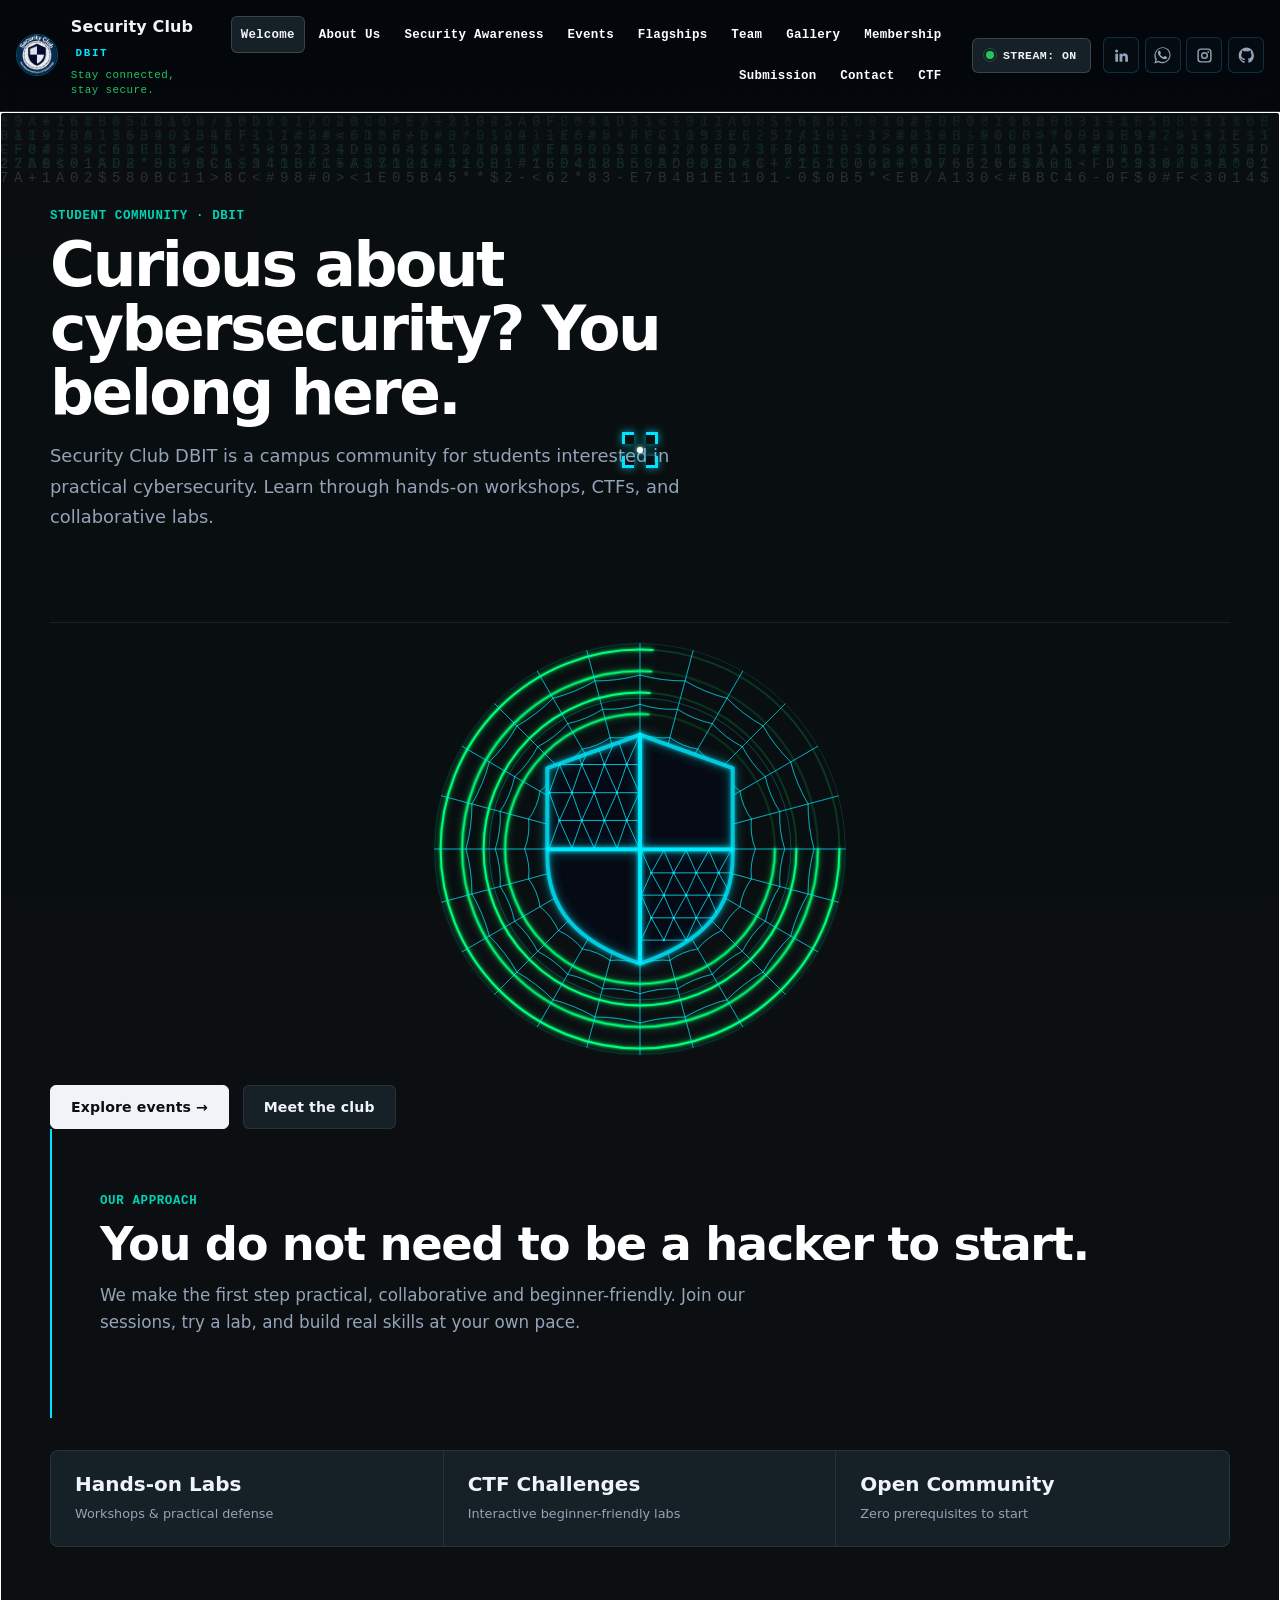
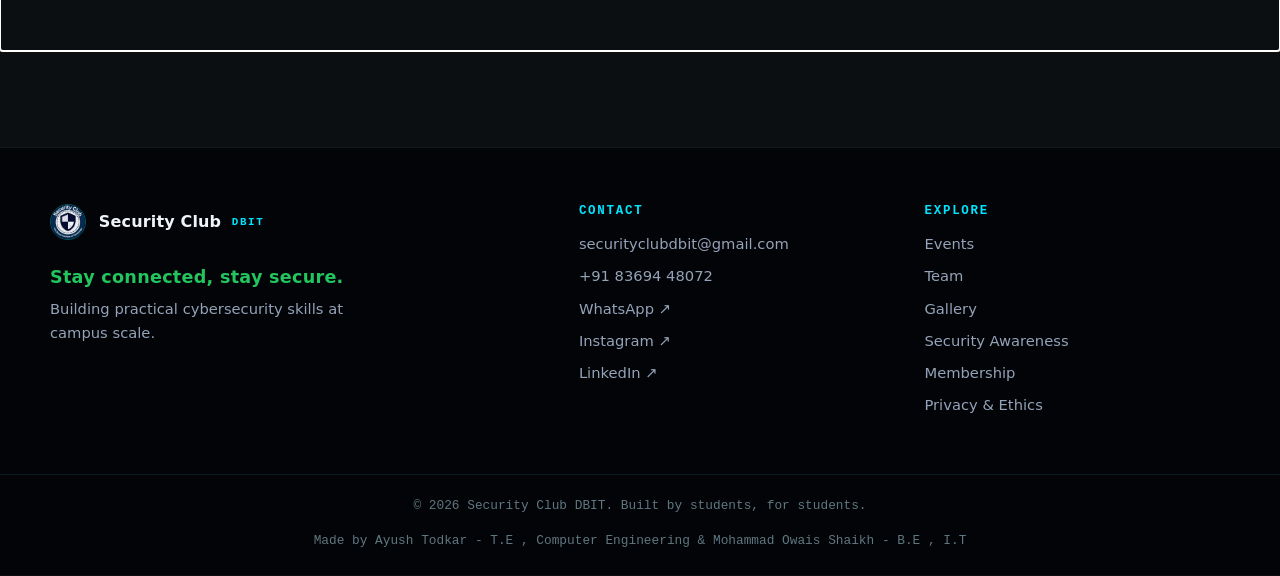
<file: index.html>
<!doctype html>
<html lang="en">

<head>
  <meta charset="UTF-8">
  <meta name="viewport" content="width=device-width, initial-scale=1">
  <meta name="theme-color" content="#05080c">
  <link rel="manifest" href="manifest.webmanifest">
  <meta http-equiv="X-Content-Type-Options" content="nosniff">
  <meta http-equiv="Content-Security-Policy"
    content="default-src 'self'; script-src 'self' 'unsafe-inline'; style-src 'self' 'unsafe-inline' https://fonts.googleapis.com; font-src 'self' https://fonts.gstatic.com; img-src 'self' data: https:; connect-src 'self'; base-uri 'self'; form-action 'self' https://mail.google.com https://wa.me;">
  <meta name="referrer" content="strict-origin-when-cross-origin">
  <meta http-equiv="Permissions-Policy" content="camera=(), microphone=(), geolocation=(), payment=()">
  <meta name="description"
    content="Security Club DBIT - explore, learn and build practical cybersecurity skills at Don Bosco Institute of Technology.">
  <meta property="og:title" content="Security Club | DBIT">
  <meta property="og:description"
    content="Explore, learn and build practical cybersecurity skills. Workshops, CTFs, and hands-on defence labs.">
  <meta property="og:type" content="website">
  <meta property="og:image" content="assets/security-club-logo.png">
  <meta property="og:site_name" content="Security Club DBIT">
  <meta name="twitter:card" content="summary">
  <meta name="twitter:title" content="Security Club | DBIT">
  <meta name="twitter:description"
    content="Explore, learn and build practical cybersecurity skills. Workshops, CTFs, and hands-on defence labs.">
  <meta name="twitter:image" content="assets/security-club-logo.png">
  <meta name="ctf-flag" content="SC{welcome_to_security_club}">
  <title>Security Club | DBIT</title>
  <link rel="icon" href="assets/security-club-logo-small.png" type="image/png">
  <link rel="preload" as="image" href="assets/security-club-logo-small.png" type="image/png" fetchpriority="high">
  <link rel="preconnect" href="https://fonts.googleapis.com">
  <link rel="preconnect" href="https://fonts.gstatic.com" crossorigin>
  <link
    href="https://fonts.googleapis.com/css2?family=Inter:wght@400;500;600;700&family=JetBrains+Mono:wght@400;500;600&display=swap"
    rel="stylesheet">
  <link rel="stylesheet" href="styles.css?v=19">
  <link rel="stylesheet" href="SecurityLogoTrace.css">
</head>

<body>
  <a href="#app" class="skip-link">Skip to main content</a>
  <div id="site-loader" class="site-loader" role="status" aria-label="Loading Security Club DBIT">
    <div class="loader-content">
      <div class="loader-mark-wrap">
        <div class="loader-spin-ring" aria-hidden="true"></div>
        <img class="loader-logo-img" src="assets/security-club-logo-small.png" alt="Security Club DBIT Logo" width="62" height="62" fetchpriority="high">
      </div>
      <div class="loader-meta">
        <h1 class="loader-title">Security Club <small>DBIT</small></h1>
        <p class="loader-tagline">Stay connected, stay secure.</p>
      </div>
    </div>
  </div>
  <canvas id="matrix-background" aria-hidden="true"></canvas>
  <header class="site-header">
    <a class="brand" href="#/" aria-label="Security Club home"><img src="assets/security-club-logo-small.png"
        alt="Security Club DBIT logo" width="42" height="42" fetchpriority="high" decoding="async"><span>Security Club <small>DBIT</small><span
          class="brand-tagline">Stay connected, stay
          secure.</span></span></a>
    <button class="menu-toggle" type="button" aria-expanded="false"
      aria-controls="site-navigation"><span></span><span></span><span></span><span class="sr-only">Toggle
        navigation</span></button>
    <nav id="site-navigation" class="site-nav" aria-label="Main navigation"></nav>
    <div class="header-actions">
      <button id="matrix-toggle" class="hud-toggle-btn" type="button" aria-pressed="true"
        title="Toggle flowing matrix background">
        <span class="hud-toggle-led" aria-hidden="true"></span>
        <span class="hud-toggle-text">STREAM: ON</span>
      </button>
      <div class="social-links" aria-label="Social media links">
        <a href="https://www.linkedin.com/in/security-club-dbit-801708404/" target="_blank" rel="noopener noreferrer"
          aria-label="LinkedIn" title="LinkedIn"><svg viewBox="0 0 24 24" aria-hidden="true">
            <path
              d="M5.2 3.5a2.2 2.2 0 1 1-.1 4.4 2.2 2.2 0 0 1 .1-4.4ZM3.3 9.5h3.8v11.2H3.3zM9.2 9.5h3.6V11h.1a4 4 0 0 1 3.6-2c3.9 0 4.6 2.5 4.6 5.7v6h-3.8v-5.3c0-1.3 0-3-1.9-3s-2.2 1.4-2.2 2.9v5.4H9.2z" />
          </svg></a>
        <a href="https://wa.me/918369448072" target="_blank" rel="noopener noreferrer" aria-label="WhatsApp"
          title="WhatsApp"><svg viewBox="0 0 24 24" aria-hidden="true">
            <path
              d="M20.5 3.5A11.8 11.8 0 0 0 2 17.7L.5 23.2l5.7-1.5a11.8 11.8 0 0 0 14.3-18.2ZM12 21a9.7 9.7 0 0 1-5-1.4l-.4-.2-3.4.9.9-3.3-.2-.4A9.8 9.8 0 1 1 12 21Zm5.4-7.3c-.3-.2-1.8-.9-2.1-1s-.5-.2-.7.2-.8 1-1 1.2-.4.2-.7.1a8 8 0 0 1-2.4-1.5 9 9 0 0 1-1.7-2.1c-.2-.3 0-.5.1-.7l.5-.6c.2-.2.2-.4.3-.6s0-.4 0-.5c-.1-.2-.7-1.7-1-2.3-.2-.6-.5-.5-.7-.5h-.6c-.2 0-.5.1-.8.4s-1.1 1.1-1.1 2.6 1.2 3 1.3 3.2c.2.2 2.3 3.5 5.6 4.9.8.3 1.4.5 1.8.6.8.3 1.5.2 2 .1.6-.1 1.8-.7 2.1-1.4.2-.7.2-1.3.2-1.4s-.2-.2-.5-.4Z" />
          </svg></a>
        <a href="https://www.instagram.com/securityclubdbit" target="_blank" rel="noopener noreferrer"
          aria-label="Instagram" title="Instagram"><svg viewBox="0 0 24 24" aria-hidden="true">
            <path
              d="M7 2h10a5 5 0 0 1 5 5v10a5 5 0 0 1-5 5H7a5 5 0 0 1-5-5V7a5 5 0 0 1 5-5Zm0 2a3 3 0 0 0-3 3v10a3 3 0 0 0 3 3h10a3 3 0 0 0 3-3V7a3 3 0 0 0-3-3Zm5 3a5 5 0 1 1 0 10 5 5 0 0 1 0-10Zm0 2a3 3 0 1 0 0 6 3 3 0 0 0 0-6Zm5.3-3.2a1.2 1.2 0 1 1 0 2.4 1.2 1.2 0 0 1 0-2.4Z" />
          </svg></a>
        <a href="https://github.com/AyushTodkar404/STATIC-VERSION-SECURITY-CLUB-WEBSITE" target="_blank"
          rel="noopener noreferrer" aria-label="GitHub" title="GitHub"><svg viewBox="0 0 24 24" aria-hidden="true">
            <path
              d="M12 .8a11.2 11.2 0 0 0-3.5 21.8c.6.1.8-.3.8-.6v-2.1c-3.2.7-3.9-1.4-3.9-1.4-.5-1.3-1.3-1.7-1.3-1.7-1-.7.1-.7.1-.7 1.1.1 1.7 1.2 1.7 1.2 1 1.7 2.6 1.2 3.3.9.1-.7.4-1.2.7-1.5-2.5-.3-5.2-1.3-5.2-5.6 0-1.2.4-2.2 1.2-3-.1-.3-.5-1.5.1-3 0 0 1-.3 3.1 1.2a10.8 10.8 0 0 1 5.6 0c2.1-1.5 3.1-1.2 3.1-1.2.6 1.5.2 2.7.1 3 .8.8 1.2 1.8 1.2 3 0 4.3-2.6 5.3-5.2 5.6.4.3.8 1 .8 2v3c0 .3.2.7.8.6A11.2 11.2 0 0 0 12 .8Z" />
          </svg></a>
      </div>
    </div>
  </header>
  <main id="app" tabindex="-1"></main>
  <footer class="site-footer">
    <div class="footer-inner section-shell">
      <div><a class="brand" href="#/"><img src="assets/security-club-logo-small.png" alt="Security Club DBIT logo"
            width="36" height="36" loading="lazy" decoding="async"><span>Security Club <small>DBIT</small></span></a>
        <p><strong class="footer-tagline">Stay connected, stay secure.</strong> Building practical cybersecurity skills
          at campus scale.</p>
      </div>
      <div>
        <h3>Contact</h3>
        <a href="https://mail.google.com/mail/?view=cm&amp;fs=1&amp;to=securityclubdbit%40gmail.com" target="_blank" rel="noopener noreferrer">securityclubdbit@gmail.com</a>
        <a href="tel:+918369448072">+91 83694 48072</a>


        <a href="https://wa.me/918369448072" target="_blank" rel="noopener noreferrer">WhatsApp ↗</a>
        <a href="https://www.instagram.com/securityclubdbit" target="_blank" rel="noopener noreferrer">Instagram ↗</a>
        <a href="https://www.linkedin.com/in/security-club-dbit-801708404/" target="_blank"
          rel="noopener noreferrer">LinkedIn ↗</a>
      </div>
      <div>
        <h3>Explore</h3>
        <a href="#/events">Events</a>
        <a href="#/team">Team</a>
        <a href="#/gallery">Gallery</a>
        <a href="#/awareness">Security Awareness</a>
        <a href="#/membership">Membership</a>
        <a href="#/privacy">Privacy &amp; Ethics</a>
      </div>
    </div>
    <p class="copyright">© <span id="current-year"></span> Security Club DBIT. Built by students, for students.</p>
    <p class="credits">Made by Ayush Todkar - T.E , Computer Engineering &amp; Mohammad Owais Shaikh - B.E , I.T</p>
  </footer>
  <script defer src="events/events.js"></script>
  <script defer src="flagships/flagships.js"></script>
  <script defer src="ctf/challenges.js?v=2"></script>
  <script defer src="team/team.js"></script>
  <script defer src="awareness/awareness.js"></script>
  <script defer src="gallery/gallery.js?v=4"></script>
  <script defer src="cursor.js?v=3"></script>
  <script type="module" src="script.js?v=13"></script>
</body>

</html>
</file>
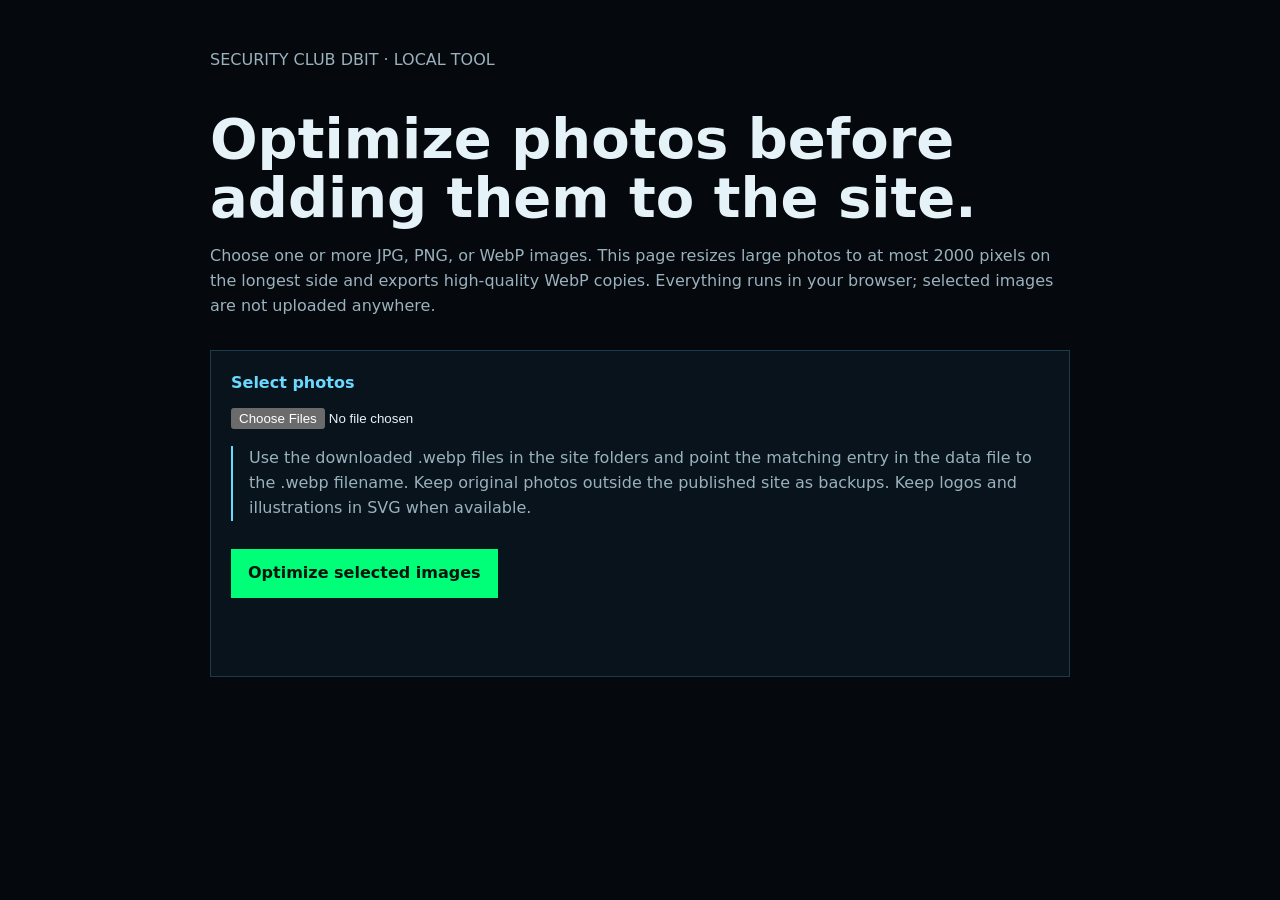
<file: image-optimizer.html>
<!doctype html>
<html lang="en">
<head>
  <meta charset="utf-8">
  <meta name="viewport" content="width=device-width, initial-scale=1">
  <meta name="theme-color" content="#05080c">
  <title>Image Optimizer · Security Club DBIT</title>
  <style>
    :root { color-scheme: dark; font: 16px/1.55 Inter, system-ui, sans-serif; background: #05080c; color: #e5f3f8; }
    * { box-sizing: border-box; }
    body { width: min(860px, calc(100% - 2rem)); margin: 3rem auto; }
    h1 { margin-bottom: .4rem; font-size: clamp(2rem, 6vw, 3.5rem); line-height: 1.05; }
    p { color: #9ab2bd; }
    .panel, .result { padding: 1.25rem; border: 1px solid #1b3a4b; background: #08131b; }
    .panel { margin-top: 2rem; }
    label { display: block; margin-bottom: .6rem; color: #6bd9ff; font-weight: 700; }
    input { max-width: 100%; }
    button, .download { display: inline-block; margin-top: .75rem; padding: .7rem 1rem; border: 1px solid #00ff78; background: #00ff78; color: #00150d; font: inherit; font-weight: 700; text-decoration: none; cursor: pointer; }
    button:disabled { opacity: .55; cursor: wait; }
    .results { display: grid; gap: .8rem; margin-top: 1rem; }
    .result { display: flex; flex-wrap: wrap; align-items: center; justify-content: space-between; gap: .75rem; }
    .result p { margin: 0; overflow-wrap: anywhere; }
    .download { margin: 0; }
    .status { min-height: 1.6em; color: #00ff78; }
    .note { padding-left: 1rem; border-left: 2px solid #6bd9ff; }
  </style>
</head>
<body>
  <main>
    <p>SECURITY CLUB DBIT · LOCAL TOOL</p>
    <h1>Optimize photos before adding them to the site.</h1>
    <p>Choose one or more JPG, PNG, or WebP images. This page resizes large photos to at most 2000 pixels on the longest side and exports high-quality WebP copies. Everything runs in your browser; selected images are not uploaded anywhere.</p>
    <section class="panel" aria-labelledby="optimizer-label">
      <label id="optimizer-label" for="images">Select photos</label>
      <input id="images" type="file" accept="image/jpeg,image/png,image/webp" multiple>
      <p class="note">Use the downloaded .webp files in the site folders and point the matching entry in the data file to the .webp filename. Keep original photos outside the published site as backups. Keep logos and illustrations in SVG when available.</p>
      <button id="optimize" type="button">Optimize selected images</button>
      <p id="status" class="status" role="status" aria-live="polite"></p>
    </section>
    <section id="results" class="results" aria-label="Optimized images"></section>
  </main>
  <script>
    const imageInput = document.querySelector('#images');
    const optimizeButton = document.querySelector('#optimize');
    const status = document.querySelector('#status');
    const results = document.querySelector('#results');
    const maxSide = 2000;
    const quality = 0.88;

    function toWebp(file) {
      return new Promise(function (resolve, reject) {
        const sourceUrl = URL.createObjectURL(file);
        const image = new Image();
        image.onload = function () {
          const scale = Math.min(1, maxSide / Math.max(image.naturalWidth, image.naturalHeight));
          const canvas = document.createElement('canvas');
          canvas.width = Math.max(1, Math.round(image.naturalWidth * scale));
          canvas.height = Math.max(1, Math.round(image.naturalHeight * scale));
          const context = canvas.getContext('2d', { alpha: true });
          context.drawImage(image, 0, 0, canvas.width, canvas.height);
          URL.revokeObjectURL(sourceUrl);
          canvas.toBlob(function (blob) {
            if (!blob) return reject(new Error('This browser could not encode the image.'));
            resolve({ blob: blob, width: canvas.width, height: canvas.height });
          }, 'image/webp', quality);
        };
        image.onerror = function () {
          URL.revokeObjectURL(sourceUrl);
          reject(new Error('The image could not be read.'));
        };
        image.src = sourceUrl;
      });
    }

    optimizeButton.addEventListener('click', async function () {
      const files = Array.from(imageInput.files || []);
      results.replaceChildren();
      if (!files.length) {
        status.textContent = 'Select at least one JPG, PNG, or WebP image first.';
        return;
      }
      optimizeButton.disabled = true;
      let completed = 0;
      status.textContent = 'Optimizing images locally…';
      for (const file of files) {
        try {
          const output = await toWebp(file);
          const baseName = file.name.replace(/\.[^.]+$/, '');
          const outputName = baseName + '.webp';
          const link = document.createElement('a');
          link.className = 'download';
          link.href = URL.createObjectURL(output.blob);
          link.download = outputName;
          link.textContent = 'Download ' + outputName;
          const row = document.createElement('article');
          row.className = 'result';
          const detail = document.createElement('p');
          const saved = file.size ? Math.max(0, Math.round((1 - output.blob.size / file.size) * 100)) : 0;
          detail.textContent = file.name + ' · ' + output.width + ' × ' + output.height + ' · ' + (file.size / 1024).toFixed(0) + ' KB → ' + (output.blob.size / 1024).toFixed(0) + ' KB' + (output.blob.size < file.size ? ' (' + saved + '% smaller)' : '');
          row.append(detail, link);
          results.append(row);
          completed += 1;
        } catch (error) {
          const row = document.createElement('p');
          row.className = 'result';
          row.textContent = file.name + ': ' + error.message;
          results.append(row);
        }
      }
      status.textContent = 'Finished: ' + completed + ' of ' + files.length + ' image(s) ready to download.';
      optimizeButton.disabled = false;
    });
  </script>
</body>
</html>
</file>
<file: styles.css>
:root {
  color-scheme: dark;
  --font-sans: 'Inter', system-ui, -apple-system, BlinkMacSystemFont, "Segoe UI", Roboto, "Helvetica Neue", Arial, sans-serif;
  --font-heading: 'Inter', system-ui, -apple-system, BlinkMacSystemFont, "Segoe UI", Roboto, sans-serif;
  --font-mono: 'JetBrains Mono', ui-monospace, SFMono-Regular, Menlo, Monaco, Consolas, monospace;

  /* Unslopped Neutral & Accent System */
  --bg: #0b0f12;
  --bg-secondary: #0f1418;
  --surface: #131a20;
  --surface-card: #162027;
  --surface-elevated: #1b262f;
  --surface-bright: #23313d;

  --line: rgba(255, 255, 255, 0.08);
  --line-strong: rgba(255, 255, 255, 0.16);

  --text: #f0f4f8;
  --muted: #94a3b8;
  --muted-dark: #64748b;

  --accent: #00d2b4;
  --accent-muted: rgba(0, 210, 180, 0.12);
  --cyan: #00e5ff;
  --green: #22c55e;
  --green-secondary: #16a34a;
  --green-glow: none;
  --cyan-glow: none;

  --border-subtle: rgba(255, 255, 255, 0.08);
  --border-highlight: rgba(255, 255, 255, 0.16);

  --radius-xs: 4px;
  --radius-sm: 6px;
  --radius-md: 8px;
  --radius-lg: 12px;

  --max-width: 1180px;
}

* {
  box-sizing: border-box;
}

html {
  scroll-behavior: smooth;
  max-width: 100vw;
  overflow-x: hidden !important;
  scrollbar-width: none !important;
  -ms-overflow-style: none !important;
  -webkit-text-size-adjust: 100%;
  text-size-adjust: 100%;
}

button,
a,
input,
select,
textarea {
  -webkit-tap-highlight-color: transparent;
  touch-action: manipulation;
}

body {
  margin: 0;
  min-width: 320px;
  background-color: var(--bg);
  color: var(--text);
  font: 400 16px/1.65 var(--font-sans);
  width: 100%;
  max-width: 100vw;
  overflow-x: hidden !important;
  scrollbar-width: none !important;
  -ms-overflow-style: none !important;
  text-rendering: optimizeLegibility;
  -webkit-font-smoothing: antialiased;
}

/* Eliminate horizontal scrolling and hide scrollbar lines across all browsers */
html, body, * {
  scrollbar-width: none !important;
  -ms-overflow-style: none !important;
}

::-webkit-scrollbar {
  display: none !important;
  width: 0 !important;
  height: 0 !important;
}

#matrix-background {
  position: fixed;
  inset: 0;
  z-index: -2;
  display: block;
  width: 100%;
  height: 100%;
  opacity: 0.14;
  pointer-events: none;
  contain: strict;
  transform: translateZ(0);
}

.ambient-grid {
  display: none !important;
}

a {
  color: inherit;
  text-decoration: none;
  transition: color 0.2s ease;
}

button {
  font: inherit;
}

code {
  color: var(--green);
  font: 0.86em var(--font-mono);
}

.sr-only {
  position: absolute;
  width: 1px;
  height: 1px;
  padding: 0;
  margin: -1px;
  overflow: hidden;
  clip: rect(0, 0, 0, 0);
  white-space: nowrap;
  border: 0;
}

.section-shell {
  width: min(var(--max-width), calc(100% - 2.5rem));
  margin-inline: auto;
}

/* Accessible Skip Link (WCAG 2.4.1) */
.skip-link {
  position: absolute;
  top: -120px;
  left: 1.25rem;
  z-index: 10000;
  padding: 0.75rem 1.25rem;
  background: var(--surface-bright);
  color: var(--accent);
  border: 2px solid var(--accent);
  border-radius: var(--radius-sm);
  font: 600 0.88rem var(--font-mono);
  text-decoration: none;
  box-shadow: 0 12px 28px rgba(0, 0, 0, 0.75);
  transition: top 0.18s cubic-bezier(0.16, 1, 0.3, 1);
}

.skip-link:focus,
.skip-link:focus-visible {
  top: 1.25rem;
  outline: 2px solid var(--cyan);
  outline-offset: 2px;
}

/* Sticky Header with Frosted Glass */
.site-header {
  position: sticky;
  top: 0;
  z-index: 50;
  display: flex;
  align-items: center;
  justify-content: space-between;
  gap: 1.25rem;
  width: 100%;
  padding: 0.85rem max(1rem, calc((100vw - 1280px) / 2 + 1rem));
  border-bottom: 1px solid var(--line);
  background: rgba(3, 7, 11, 0.85);
  backdrop-filter: blur(20px);
  -webkit-backdrop-filter: blur(20px);
  box-shadow: none;
}

.brand {
  display: inline-flex;
  align-items: center;
  gap: 0.8rem;
  font-family: var(--font-heading);
  font-weight: 700;
  letter-spacing: 0.01em;
}

.brand img {
  flex: none;
  object-fit: contain;
  border-radius: 50%;
  border: 1px solid rgba(0, 229, 255, 0.35);
  box-shadow: none;
  transition: transform 0.25s ease, border-color 0.25s ease;
}

.brand:hover img { border-color: var(--accent); }

.brand small {
  display: inline-block;
  margin-left: 0.3rem;
  color: var(--cyan);
  font-family: var(--font-mono);
  font-size: 0.68em;
  letter-spacing: 0.15em;
  vertical-align: middle;
}

.brand-tagline {
  display: flex;
  align-items: center;
  gap: 0.4rem;
  margin-top: 0.1rem;
  color: var(--green);
  font-family: var(--font-mono);
  font-size: 0.68rem;
  font-weight: 500;
  letter-spacing: 0.04em;
  line-height: 1.35;
}

.status-beacon {
  display: inline-block;
  width: 6px;
  height: 6px;
  border-radius: 50%;
  background: var(--green);
  box-shadow: none;
  animation: none;
}

@keyframes beacon-blink {

  0%,
  100% {
    opacity: 1;
    transform: scale(1);
  }

  50% {
    opacity: 0.4;
    transform: scale(0.8);
  }
}

.footer-tagline {
  display: block;
  margin-bottom: 0.4rem;
  color: var(--green);
  font-family: var(--font-heading);
  font-size: 1.1rem;
  font-weight: 700;
  letter-spacing: 0.015em;
  line-height: 1.45;
}

/* Primary Navigation */
.site-nav {
  display: flex;
  flex: 1 1 auto;
  align-items: center;
  justify-content: flex-end;
  flex-wrap: wrap;
  gap: 0.25rem;
  min-width: 0;
}

.site-nav a {
  padding: 0.45rem clamp(0.4rem, 0.7vw, 0.75rem);
  color: #ffffff;
  font-family: var(--font-mono);
  font-size: clamp(0.78rem, 0.88vw, 0.88rem);
  font-weight: 600;
  letter-spacing: 0.02em;
  border-radius: 6px;
  border: 1px solid transparent;
  transition: all 0.2s cubic-bezier(0.16, 1, 0.3, 1);
  
}

.site-nav a:hover,
.site-nav a:focus-visible {
  color: var(--text);
  border-color: var(--line-strong);
  background: var(--surface-elevated);
  box-shadow: none;
}

.site-nav a.active {
  color: var(--text);
  border-color: var(--line-strong);
  background: var(--surface-card);
  box-shadow: none;
  font-weight: 600;
}

/* Header Action Tools & Hardware Toggles */
.header-actions {
  display: flex;
  align-items: center;
  gap: 0.75rem;
  flex: none;
}

.hud-toggle-btn {
  position: relative;
  display: inline-flex;
  align-items: center;
  gap: 0.55rem;
  padding: 0.42rem 0.85rem;
  background: var(--surface-card);
  border: 1px solid var(--line-strong);
  border-radius: var(--radius-sm);
  color: var(--text);
  font-family: var(--font-mono);
  font-size: 0.72rem;
  font-weight: 600;
  letter-spacing: 0.04em;
  cursor: pointer;
  user-select: none;
  transition: all 0.2s cubic-bezier(0.16, 1, 0.3, 1);
  box-shadow: none;
}

.hud-toggle-btn:hover {
  border-color: var(--accent);
  color: #ffffff;
  background: var(--surface-elevated);
  box-shadow: none;
  transform: translateY(-1px);
}

.hud-toggle-btn:active {
  transform: translateY(1px);
  box-shadow: none;
}

.hud-toggle-btn:focus-visible {
  outline: 2px solid var(--accent);
  outline-offset: 2px;
}

.hud-toggle-btn .hud-toggle-led {
  position: relative;
  display: inline-block;
  width: 8px;
  height: 8px;
  border-radius: 50%;
  background: var(--green);
  box-shadow: none;
  animation: pulse-led 2s infinite ease-in-out;
  outline: 1.5px solid rgba(34, 197, 94, 0.3);
  outline-offset: 2px;
}

.hud-toggle-btn.is-paused {
  border-color: var(--line);
  background: var(--surface);
  color: var(--muted);
  box-shadow: none;
}

.hud-toggle-btn.is-paused:hover {
  border-color: var(--line-strong);
  color: var(--text);
  box-shadow: none;
}

.hud-toggle-btn.is-paused .hud-toggle-led {
  background: #f59e0b;
  box-shadow: none;
  outline-color: rgba(245, 158, 11, 0.25);
  animation: none;
}

@keyframes pulse-led {

  0%,
  100% {
    opacity: 1;
    transform: scale(1);
  }

  50% {
    opacity: 0.45;
    transform: scale(0.85);
  }
}

.social-links {
  display: flex;
  align-items: center;
  gap: 0.35rem;
}

.social-links a {
  display: grid;
  place-items: center;
  width: 36px;
  height: 36px;
  color: var(--muted);
  border: 1px solid rgba(56, 189, 248, 0.2);
  background: rgba(6, 16, 24, 0.7);
  border-radius: 6px;
  transition: all 0.2s cubic-bezier(0.16, 1, 0.3, 1);
}

.social-links a:hover,
.social-links a:focus-visible {
  color: var(--cyan);
  border-color: var(--cyan);
  background: rgba(0, 229, 255, 0.12);
  box-shadow: none;
  transform: translateY(-2px);
}

.social-links a:focus-visible {
  outline: 2px solid var(--cyan);
  outline-offset: 2px;
}

.social-links svg {
  width: 17px;
  height: 17px;
  fill: currentColor;
}

/* Mobile Menu Toggle with Animated Cross */
.menu-toggle {
  display: none;
  position: relative;
  width: 42px;
  height: 42px;
  border: 1px solid rgba(0, 217, 245, 0.35);
  background: rgba(8, 20, 31, 0.95);
  border-radius: 6px;
  color: var(--cyan);
  cursor: pointer;
  transition: all 0.25s ease;
  box-shadow: none;
  flex-shrink: 0;
}

.menu-toggle:hover {
  border-color: var(--cyan);
  box-shadow: none;
}

.menu-toggle span:not(.sr-only) {
  display: block;
  position: absolute;
  left: 11px;
  width: 20px;
  height: 2px;
  background: var(--cyan);
  border-radius: 1px;
  box-shadow: none;
  transition: transform 0.28s cubic-bezier(0.16, 1, 0.3, 1), opacity 0.2s ease, background-color 0.25s ease;
}

.menu-toggle span:not(.sr-only):nth-child(1) {
  top: 14px;
}

.menu-toggle span:not(.sr-only):nth-child(2) {
  top: 21px;
}

.menu-toggle span:not(.sr-only):nth-child(3) {
  top: 28px;
}

.menu-toggle[aria-expanded="true"] {
  border-color: var(--green);
  box-shadow: none;
}

.menu-toggle[aria-expanded="true"] span:not(.sr-only):nth-child(1) {
  transform: translateY(7px) rotate(45deg);
  background-color: var(--green);
}

.menu-toggle[aria-expanded="true"] span:not(.sr-only):nth-child(2) {
  opacity: 0;
  transform: scaleX(0);
}

.menu-toggle[aria-expanded="true"] span:not(.sr-only):nth-child(3) {
  transform: translateY(-7px) rotate(-45deg);
  background-color: var(--green);
}

/* Hero & Section Layout */
.hero {
  display: grid;
  grid-template-columns: minmax(0, 1.1fr) minmax(280px, 0.9fr);
  align-items: center;
  gap: 2.5rem;
  min-height: 620px;
  padding-block: 5rem;
}

.hero-eyebrow-badge {
  display: inline-flex;
  align-items: center;
  gap: 0.5rem;
  margin-bottom: 0.75rem;
  background: transparent;
  border: none;
  padding: 0;
}

.eyebrow-indicator {
  display: inline-block;
  width: 6px;
  height: 6px;
  border-radius: 50%;
  background: var(--green);
  box-shadow: none;
  animation: none;
}

.hero-eyebrow-badge .eyebrow {
  margin: 0 0 0.5rem;
  color: var(--accent);
  font: 600 0.78rem/1.4 var(--font-mono);
  letter-spacing: 0.05em;
  text-transform: uppercase;
}

.section-heading-meta {
  display: inline-flex;
  align-items: center;
  gap: 0.5rem;
  margin-bottom: 0.4rem;
}

.section-tag-dot {
  display: inline-block;
  width: 6px;
  height: 6px;
  border-radius: 50%;
  background: var(--cyan);
  box-shadow: none;
}

.section-heading-meta .eyebrow {
  margin: 0 0 0.5rem;
  color: var(--accent);
  font: 600 0.78rem/1.4 var(--font-mono);
  letter-spacing: 0.05em;
  text-transform: uppercase;
}

.eyebrow {
  margin: 0 0 0.5rem;
  color: var(--accent);
  font: 600 0.78rem/1.4 var(--font-mono);
  letter-spacing: 0.05em;
  text-transform: uppercase;
}

h1,
h2,
h3,
p {
  margin-top: 0;
  overflow-wrap: break-word;
}

h1 {
  font-family: var(--font-heading);
  max-width: 12ch;
  margin-bottom: 1.3rem;
  font-size: clamp(3rem, 6.8vw, 6.2rem);
  font-weight: 800;
  line-height: 0.98;
  letter-spacing: -0.04em;
  color: #fff;
}

h2 {
  font-family: var(--font-heading);
  margin-bottom: 0.8rem;
  font-size: clamp(1.8rem, 3.8vw, 2.9rem);
  font-weight: 700;
  line-height: 1.08;
  letter-spacing: -0.03em;
  color: #fff;
}

h3 {
  font-family: var(--font-heading);
  font-size: 1.15rem;
  font-weight: 700;
  color: #fff;
}

.hero-lede {
  max-width: 58ch;
  color: var(--muted);
  font-size: 1.12rem;
  line-height: 1.7;
}

/* Buttons */
.button {
  display: inline-flex;
  align-items: center;
  justify-content: center;
  gap: 0.5rem;
  min-height: 42px;
  padding: 0.6rem 1.25rem;
  border-radius: var(--radius-sm);
  font-family: var(--font-sans);
  font-weight: 600;
  font-size: 0.88rem;
  letter-spacing: 0.01em;
  cursor: pointer;
  border: 1px solid transparent;
  user-select: none;
  transition: background-color 0.15s ease, border-color 0.15s ease, color 0.15s ease, opacity 0.15s ease;
}

.button:hover,
.button:focus-visible {
  transform: none;
}

.button:active {
  transform: scale(0.98);
}

.button-primary {
  color: #0b0f12;
  background: #f0f4f8;
  border: 1px solid #f0f4f8;
  box-shadow: none;
  font-weight: 600;
}

.button-primary:hover,
.button-primary:focus-visible {
  background: #ffffff;
  border-color: #ffffff;
  color: #0b0f12;
  box-shadow: none;
}

.button-ghost {
  color: var(--text);
  background: var(--surface-card);
  border: 1px solid var(--line);
  box-shadow: none;
}

.button-ghost:hover,
.button-ghost:focus-visible {
  color: #ffffff;
  border-color: var(--line-strong);
  background: var(--surface-elevated);
  box-shadow: none;
}

.hero-note {
  margin-top: 1.1rem;
  color: #6f8b96;
  font: 0.8rem var(--font-mono);
}

.home-hero-visual {
  display: grid;
  place-items: center;
  margin: 1rem 0 1.5rem;
}

/* Intro */
.intro {
  padding: clamp(2.5rem, 6vw, 5rem) 0;
  border-left: 2px solid var(--cyan);
  padding-left: clamp(1.2rem, 4vw, 3rem);
  max-width: var(--max-width);
}
}

.intro h2 {
  max-width: 22ch;
}

.intro>p:last-child {
  max-width: 62ch;
  color: var(--muted);
  font-size: 1.05rem;
}

/* Telemetry Stats Dock */
.opportunities {
  display: grid;
  grid-template-columns: repeat(3, 1fr);
  margin-top: 2rem;
  border: 1px solid var(--line);
  border-radius: var(--radius-md);
  background: var(--surface-card);
  overflow: hidden;
  box-shadow: none;
}

.stat {
  padding: 1.25rem 1.5rem;
  border-right: 1px solid var(--line);
  transition: background 0.15s ease;
}

.stat:hover {
  background: rgba(0, 229, 255, 0.04);
}

.stat:last-child {
  border-right: 0;
}

.stat strong {
  display: block;
  color: var(--text);
  font: 600 1.25rem/1.3 var(--font-sans);
  text-shadow: none;
  margin-bottom: 0.2rem;
}

.stat span {
  color: var(--muted);
  font: 400 0.8rem/1.4 var(--font-sans);
  letter-spacing: normal;
  text-transform: none;
}

.card-placeholder {
  background: var(--surface-card);
}

.section-heading {
  display: flex;
  justify-content: space-between;
  align-items: flex-end;
  gap: 2rem;
  margin-bottom: 1.75rem;
}

.section-heading>p {
  max-width: 35ch;
  margin-bottom: 0.5rem;
  color: var(--muted);
  font-size: 0.95rem;
}

/* Card Grid System */
.card-grid {
  display: grid;
  grid-template-columns: repeat(3, minmax(0, 1fr));
  gap: 1.25rem;
}

.card {
  position: relative;
  border: 1px solid var(--line);
  border-radius: var(--radius-sm);
  background: var(--surface-card);
  backdrop-filter: blur(14px);
  -webkit-backdrop-filter: blur(14px);
  overflow: hidden;
  transition: border-color 0.2s ease, background-color 0.2s ease;
  box-shadow: 0 4px 16px -4px rgba(0, 0, 0, 0.5);
}

.card::before { display: none !important; }

.card:hover {
  border-color: var(--line-strong);
  background-color: var(--surface-elevated);
  box-shadow: none;
  transform: none;
}

.card-image {
  display: grid;
  place-items: center;
  width: 100%;
  height: 200px;
  aspect-ratio: 16 / 9;
  object-fit: cover;
  background: var(--surface);
  color: var(--muted);
  font: 2rem var(--font-mono);
  transition: opacity 0.2s ease;
}

.card:hover .card-image { transform: none; }

.image-fallback-box {
  display: flex;
  align-items: center;
  justify-content: center;
  background: var(--surface);
  border-bottom: 1px solid var(--border-subtle);
}

.image-fallback-symbol {
  font-family: var(--font-mono);
  font-size: 1.4rem;
  color: var(--cyan);
  opacity: 0.6;
}

img.card-image:not(.is-loaded),
.gallery-item img:not(.is-loaded) {
  opacity: 0;
}

img.card-image.is-loaded,
.gallery-item img.is-loaded {
  opacity: 1;
}

.card-body {
  padding: 1.25rem;
}

.card-body p {
  color: var(--muted);
  font-size: 0.92rem;
  line-height: 1.6;
}

.card-meta {
  display: inline-block;
  padding: 0.2rem 0.55rem;
  border-radius: 4px;
  background: rgba(0, 255, 136, 0.08);
  border: 1px solid rgba(0, 255, 136, 0.25);
  color: var(--green);
  font: 600 0.72rem var(--font-mono);
  letter-spacing: 0.08em;
  text-transform: uppercase;
  margin-bottom: 0.6rem;
}

.event-card {
  cursor: pointer;
}

.event-card:focus-visible {
  outline: 2px solid var(--cyan);
  outline-offset: 4px;
}

.card-action-hint {
  margin-top: 1rem;
  color: var(--cyan) !important;
  font: 600 0.74rem var(--font-mono);
  text-transform: uppercase;
  letter-spacing: 0.08em;
  transition: transform 0.2s ease;
}

.event-card:hover .card-action-hint {
  transform: translateX(3px);
}

/* Event Details Modal */
.event-detail-overlay {
  position: fixed;
  z-index: 100;
  inset: 0;
  display: grid;
  place-items: center;
  padding: 1rem;
  background: rgba(2, 6, 10, 0.85);
  backdrop-filter: blur(14px);
  -webkit-backdrop-filter: blur(14px);
  animation: modal-fade-in 0.2s ease;
}

@keyframes modal-fade-in {
  from {
    opacity: 0;
  }

  to {
    opacity: 1;
  }
}

.event-detail {
  position: relative;
  width: min(700px, 100%);
  max-height: min(90vh, 900px);
  overflow: auto;
  padding: clamp(1.5rem, 5vw, 2.5rem);
  border: 1px solid rgba(0, 229, 255, 0.45);
  border-radius: 8px;
  background: linear-gradient(180deg, rgba(8, 22, 33, 0.96) 0%, rgba(4, 11, 18, 0.98) 100%);
  box-shadow: none;
}

.event-detail h2 {
  max-width: 20ch;
  margin-bottom: 0.75rem;
  padding-right: 2.5rem;
}

.event-detail-meta {
  color: var(--green) !important;
  font: 600 0.82rem var(--font-mono) !important;
  margin-bottom: 1.25rem;
}

.event-detail h3 {
  margin-top: 1.75rem;
  color: var(--cyan);
  font-size: 1.1rem;
}

.event-detail-close {
  position: absolute;
  top: 1rem;
  right: 1rem;
  width: 2.5rem;
  height: 2.5rem;
  border: 1px solid rgba(56, 189, 248, 0.25);
  background: rgba(6, 16, 24, 0.85);
  border-radius: 6px;
  color: var(--text);
  cursor: pointer;
  font-size: 1.6rem;
  display: grid;
  place-items: center;
  line-height: 1;
  transition: all 0.2s ease;
}

.event-detail-close:hover {
  border-color: var(--green);
  color: var(--green);
  box-shadow: none;
  transform: translateY(-1px);
}

.event-objectives {
  display: grid;
  gap: 0.65rem;
  margin: 0.85rem 0 1.25rem;
  padding-left: 1.35rem;
  color: var(--text);
  font-size: 0.92rem;
  line-height: 1.6;
}

.event-objectives li::marker {
  color: var(--green);
  font-weight: 700;
  font-family: var(--font-mono);
}

.event-outcomes {
  display: grid;
  gap: 0.65rem;
  margin: 0.85rem 0 1.25rem;
}

.event-outcome-item {
  display: flex;
  align-items: baseline;
  gap: 0.85rem;
  padding: 0.65rem 0.85rem;
  border: 1px solid rgba(56, 189, 248, 0.18);
  border-radius: 6px;
  background: rgba(4, 12, 18, 0.7);
}

.event-outcome-code {
  flex: none;
  display: inline-block;
  padding: 0.2rem 0.5rem;
  border-radius: 4px;
  background: rgba(0, 255, 136, 0.1);
  border: 1px solid rgba(0, 255, 136, 0.3);
  color: var(--green);
  font: 700 0.75rem var(--font-mono);
  letter-spacing: 0.05em;
}

.event-outcome-item p {
  margin: 0;
  color: var(--text);
  font-size: 0.9rem;
  line-height: 1.55;
}

.attachment-list {
  display: grid;
  gap: 0.75rem;
  padding: 0;
  list-style: none;
  margin-top: 0.75rem;
}

.attachment-list li {
  display: flex;
  align-items: center;
  justify-content: space-between;
  gap: 1rem;
  padding: 0.6rem 0.85rem;
  border: 1px solid var(--line);
  border-radius: 6px;
  background: rgba(5, 12, 18, 0.5);
}

.attachment-list li>span {
  color: var(--muted);
  font: 0.78rem var(--font-mono);
}

.attachment-link {
  width: fit-content;
  max-width: 100%;
  overflow-wrap: anywhere;
}

.muted {
  color: var(--muted);
}

.event-is-open {
  overflow: hidden;
}

/* Filter Controls & Toggle Groups */
.event-years,
.gallery-years,
.gallery-level,
.team-years {
  display: inline-flex;
  flex-wrap: wrap;
  align-items: center;
  gap: 0.35rem;
  padding: 0.35rem 0.45rem;
  border: 1px solid var(--line);
  border-radius: 8px;
  background: var(--surface-card);
  backdrop-filter: blur(14px);
  -webkit-backdrop-filter: blur(14px);
  box-shadow: inset 0 1px 4px rgba(0, 0, 0, 0.6);
  margin-bottom: 1.5rem;
}

.event-year-group[hidden] {
  display: none;
}

.event-year-button,
.gallery-year-button,
.gallery-all-button,
.gallery-folder-button,
.team-year-button {
  display: inline-flex;
  align-items: center;
  gap: 0.55rem;
  padding: 0.45rem 0.95rem;
  border: 1px solid transparent;
  border-radius: 6px;
  background: rgba(8, 20, 31, 0.5);
  color: var(--muted);
  cursor: pointer;
  font-family: var(--font-mono);
  font-size: 0.78rem;
  font-weight: 600;
  letter-spacing: 0.06em;
  transition: all 0.2s cubic-bezier(0.16, 1, 0.3, 1);
  position: relative;
  user-select: none;
}

/* Tactile LED status indicator dot */
.event-year-button::before,
.gallery-year-button::before,
.gallery-all-button::before,
.gallery-folder-button::before,
.team-year-button::before {
  content: '';
  display: inline-block;
  width: 6px;
  height: 6px;
  border-radius: 50%;
  background: rgba(154, 178, 189, 0.35);
  outline: 1.5px solid rgba(154, 178, 189, 0.15);
  outline-offset: 1px;
  transition: all 0.2s ease;
}

.event-year-button:hover,
.gallery-year-button:hover,
.gallery-all-button:hover,
.gallery-folder-button:hover,
.team-year-button:hover {
  border-color: rgba(0, 229, 255, 0.4);
  color: #ffffff;
  background: rgba(0, 229, 255, 0.08);
  box-shadow: none;
  transform: translateY(-1px);
}

.event-year-button:hover::before,
.gallery-year-button:hover::before,
.gallery-all-button:hover::before,
.gallery-folder-button:hover::before,
.team-year-button:hover::before {
  background: var(--cyan);
  box-shadow: none;
  outline-color: rgba(0, 229, 255, 0.4);
}

/* Active State - Refined Tinted Surface */
.event-year-button.is-active,
.event-year-button[aria-pressed="true"],
.gallery-year-button.is-active,
.gallery-year-button[aria-pressed="true"],
.gallery-all-button.is-active,
.gallery-folder-button.is-active,
.team-year-button.is-active,
.team-year-button[aria-pressed="true"] {
  background: #091a26;
  border-color: var(--green);
  color: #ffffff;
  box-shadow: none;
  text-shadow: none;
}

.event-year-button.is-active::before,
.event-year-button[aria-pressed="true"]::before,
.gallery-year-button.is-active::before,
.gallery-year-button[aria-pressed="true"]::before,
.gallery-all-button.is-active::before,
.gallery-folder-button.is-active::before,
.team-year-button.is-active::before,
.team-year-button[aria-pressed="true"]::before {
  background: var(--green);
  box-shadow: none;
  outline-color: rgba(0, 255, 136, 0.5);
  transform: scale(1.2);
}

.event-year-button:active,
.gallery-year-button:active,
.gallery-all-button:active,
.gallery-folder-button:active,
.team-year-button:active {
  transform: translateY(1px);
  box-shadow: inset 0 2px 4px rgba(0, 0, 0, 0.8);
}

/* Gallery folder groups */
.gallery-folders {
  min-height: 3rem;
  margin-bottom: 1.5rem;
}

.gallery-folder-group {
  display: flex;
  flex-wrap: wrap;
  gap: 0.6rem;
  padding: 0.85rem 1rem;
  border: 1px solid rgba(56, 189, 248, 0.18);
  border-radius: 8px;
  background: rgba(4, 11, 18, 0.75);
  box-shadow: inset 0 1px 4px rgba(0, 0, 0, 0.6);
}

.gallery-folder-group[hidden] {
  display: none;
}

/* Team Directory */
.team-grid {
  display: grid;
  grid-template-columns: repeat(auto-fill, minmax(280px, 1fr));
  gap: 1.5rem;
}

.team-card {
  position: relative;
  display: flex;
  flex-direction: column;
  background: var(--surface-card);
  border: 1px solid var(--border-subtle);
  border-radius: var(--radius-md);
  overflow: hidden;
  transition: border-color 0.25s ease, transform 0.25s cubic-bezier(0.16, 1, 0.3, 1), box-shadow 0.25s ease;
}

.team-card:hover {
  border-color: rgba(0, 217, 245, 0.35);
  transform: translateY(-3px);
  box-shadow: 0 14px 30px -8px rgba(0, 0, 0, 0.75);
}

.team-card.is-leadership {
  border-color: var(--line-strong);
  background: var(--surface-elevated);
  box-shadow: none;
}

.team-card.is-leadership:hover {
  border-color: var(--accent);
  box-shadow: none;
}

.team-card-header {
  display: flex;
  align-items: center;
  justify-content: space-between;
  padding: 0.75rem 1rem;
  background: rgba(3, 7, 8, 0.6);
  border-bottom: 1px solid rgba(0, 217, 245, 0.1);
}

.team-dept-pill {
  font-family: var(--font-mono);
  font-size: 0.68rem;
  font-weight: 700;
  letter-spacing: 0.08em;
  color: var(--green);
  text-transform: uppercase;
}

.team-index-pill {
  font-family: var(--font-mono);
  font-size: 0.68rem;
  font-weight: 600;
  letter-spacing: 0.05em;
  color: var(--muted-dark);
}

.team-image-link {
  display: block;
  cursor: zoom-in;
}

.team-image-link:focus-visible {
  outline: 2px solid var(--cyan);
  outline-offset: -2px;
}

.team-photo-wrapper {
  position: relative;
  width: 100%;
  aspect-ratio: 4 / 4.2;
  overflow: hidden;
  background: #050d10;
}

.team-photo-wrapper .team-photo {
  width: 100%;
  height: 100%;
  object-fit: cover;
  object-position: center 18%;
  display: block;
  transition: transform 0.4s cubic-bezier(0.16, 1, 0.3, 1), filter 0.3s ease;
}

.team-card:hover .team-photo {
  transform: scale(1.04);
}

.team-photo-scrim {
  position: absolute;
  inset: 0;
  pointer-events: none;
  background: linear-gradient(180deg, transparent 55%, rgba(9, 20, 23, 0.85) 90%, var(--surface-card) 100%);
}

.team-tenure-badge {
  position: absolute;
  bottom: 0.75rem;
  right: 0.75rem;
  z-index: 2;
  padding: 0.2rem 0.55rem;
  background: rgba(3, 7, 8, 0.8);
  border: 1px solid rgba(0, 217, 245, 0.25);
  border-radius: var(--radius-sm);
  color: var(--cyan);
  font-family: var(--font-mono);
  font-size: 0.68rem;
  font-weight: 700;
  letter-spacing: 0.06em;
  backdrop-filter: blur(6px);
  -webkit-backdrop-filter: blur(6px);
}

.team-photo-placeholder {
  display: flex;
  align-items: center;
  justify-content: center;
  background: var(--surface);
}

.team-avatar-fallback {
  font-family: var(--font-heading);
  font-size: 2.5rem;
  font-weight: 700;
  color: var(--cyan);
  letter-spacing: -0.02em;
  opacity: 0.85;
}

.team-card-body {
  display: flex;
  flex-direction: column;
  flex: 1 1 auto;
  padding: 1.15rem 1.25rem 1.25rem;
}

.team-role-tag {
  margin: 0 0 0.3rem;
  color: var(--cyan);
  font-family: var(--font-mono);
  font-size: 0.74rem;
  font-weight: 600;
  letter-spacing: 0.06em;
  text-transform: uppercase;
}

.team-member-name {
  margin: 0 0 0.5rem;
  font-family: var(--font-heading);
  font-size: 1.22rem;
  font-weight: 700;
  color: var(--text);
  line-height: 1.25;
  letter-spacing: -0.015em;
}

.team-card-divider {
  width: 100%;
  height: 1px;
  background: rgba(0, 217, 245, 0.14);
  margin: 0.5rem 0 0.75rem;
}

.team-member-bio {
  margin: 0 0 1rem;
  color: var(--muted);
  font-size: 0.88rem;
  line-height: 1.55;
  flex: 1 1 auto;
}

.team-linkedin-link {
  display: inline-flex;
  align-items: center;
  gap: 0.5rem;
  padding: 0.4rem 0.85rem;
  background: rgba(0, 217, 245, 0.06);
  border: 1px solid rgba(0, 217, 245, 0.25);
  border-radius: var(--radius-sm);
  color: var(--cyan);
  font-family: var(--font-mono);
  font-size: 0.74rem;
  font-weight: 600;
  letter-spacing: 0.04em;
  text-decoration: none;
  transition: all 0.2s ease;
  width: fit-content;
  margin-top: auto;
}

.team-linkedin-link svg {
  flex-shrink: 0;
  color: currentColor;
}

.team-link-arrow {
  display: inline-block;
  transition: transform 0.2s ease;
  font-size: 0.85em;
}

.team-linkedin-link:hover,
.team-linkedin-link:focus-visible {
  background: rgba(0, 217, 245, 0.18);
  border-color: var(--cyan);
  color: #ffffff;
  box-shadow: none;
}

.team-linkedin-link:focus-visible {
  outline: 2px solid var(--cyan);
  outline-offset: 2px;
}

.team-linkedin-link:hover .team-link-arrow {
  transform: translate(2px, -2px);
}

.team-section {
  margin-top: clamp(3.5rem, 7vw, 5.5rem);
}

.team-section:first-child {
  margin-top: 0;
}

.team-section-heading {
  margin-bottom: 1.75rem;
  padding-bottom: 1rem;
  border-bottom: 1px solid var(--line);
}

.team-section-heading h2 {
  margin-bottom: 0.4rem;
}

.team-section-heading>p:last-child,
.team-empty {
  color: var(--muted);
}

.team-controls-bar {
  display: flex;
  flex-wrap: wrap;
  align-items: center;
  justify-content: space-between;
  gap: 0.85rem;
  margin-bottom: 2rem;
}

.team-controls-bar .team-years {
  margin-bottom: 0;
}

.team-filters {
  display: flex;
  flex-wrap: wrap;
  align-items: center;
  gap: 0.45rem;
  margin-bottom: 0;
  padding: 0.35rem 0.45rem;
  border: 1px solid var(--line);
  border-radius: 8px;
  background: var(--surface-card);
  width: fit-content;
  max-width: 100%;
}

.team-filter-button {
  padding: 0.45rem 0.9rem;
  border: 1px solid transparent;
  border-radius: 6px;
  background: transparent;
  color: var(--muted);
  cursor: pointer;
  font-family: var(--font-mono);
  font-size: 0.78rem;
  font-weight: 600;
  letter-spacing: 0.04em;
  transition: all 0.2s cubic-bezier(0.16, 1, 0.3, 1);
  user-select: none;
}

.team-filter-button:hover {
  color: #fff;
  background: rgba(0, 229, 255, 0.1);
  border-color: rgba(0, 229, 255, 0.3);
}

.team-filter-button.is-active {
  color: #02070c;
  background: var(--cyan);
  border-color: var(--cyan);
  box-shadow: none;
  font-weight: 700;
}

.card.card-highlight {
  border-color: var(--line-strong);
  background: var(--surface-elevated);
  box-shadow: none;
}

.card.card-highlight .role {
  color: var(--green);
  font-weight: 700;
  text-shadow: none;
}

/* About Page Courses & Mission */
.about-vision-mission {
  display: grid;
  grid-template-columns: repeat(2, minmax(0, 1fr));
  gap: 1.25rem;
  margin-top: clamp(2rem, 5vw, 3.5rem);
}

.mission-list {
  display: grid;
  gap: 0.85rem;
  margin: 1rem 0 0;
  padding-left: 1.4rem;
  color: var(--muted);
}

.mission-list li {
  padding-left: 0.3rem;
}

.mission-list li::marker {
  color: var(--green);
  font-weight: 700;
}

.about-coursework {
  display: grid;
  grid-template-columns: repeat(2, minmax(0, 1fr));
  gap: 1.25rem;
  margin-top: clamp(2.5rem, 6vw, 4rem);
}

.course-panel {
  padding: clamp(1.25rem, 3vw, 2.2rem);
  border-radius: 8px;
}

.course-objectives {
  display: grid;
  gap: 0.85rem;
  margin: 1rem 0 0;
  padding-left: 1.4rem;
  color: var(--muted);
}

.course-objectives li {
  padding-left: 0.3rem;
}

.course-objectives li::marker {
  color: var(--green);
  font-weight: 700;
}

.course-outcomes {
  display: grid;
  gap: 0.85rem;
}

.course-outcome {
  padding: 1rem 1.15rem;
  border: 1px solid var(--line);
  border-radius: 8px;
  background: rgba(4, 10, 16, 0.6);
  transition: border-color 0.2s ease;
}

.course-outcome:hover {
  border-color: rgba(0, 229, 255, 0.4);
}

.course-outcome h3 {
  margin-bottom: 0.35rem;
  color: var(--green);
  font: 700 0.82rem var(--font-mono);
  letter-spacing: 0.08em;
}

.course-outcome p {
  margin: 0;
  color: var(--muted);
  font-size: 0.9rem;
  line-height: 1.6;
}

/* Gallery Grid */
.gallery-grid {
  display: grid;
  grid-template-columns: repeat(4, minmax(0, 1fr));
  gap: 0.85rem;
}

.gallery-item {
  position: relative;
  min-height: 180px;
  aspect-ratio: 4 / 3;
  overflow: hidden;
  border: 1px solid var(--line);
  border-radius: var(--radius-sm);
  background: var(--surface-card);
  transition: border-color 0.2s ease;
}

.gallery-item:hover {
  border-color: var(--accent);
}

.gallery-item img {
  display: block;
  width: 100%;
  height: 100%;
  aspect-ratio: 4 / 3;
  min-height: 180px;
  object-fit: cover;
  transition: opacity 0.25s ease;
}

.gallery-image-button {
  display: block;
  width: 100%;
  aspect-ratio: 4 / 3;
  padding: 0;
  border: 0;
  background: #07141b;
  cursor: zoom-in;
}

.gallery-image-button:focus-visible,
.gallery-folder-button:focus-visible,
.gallery-lightbox-close:focus-visible {
  outline: 2px solid var(--accent);
  outline-offset: 3px;
}

.gallery-item[hidden] {
  display: none;
}

.gallery-lightbox[hidden] {
  display: none;
}

.gallery-lightbox {
  position: fixed;
  z-index: 100;
  inset: 0;
  display: grid;
  place-items: center;
  padding: 3rem 1rem 1rem;
  background: rgba(2, 6, 10, 0.92);
  backdrop-filter: blur(16px);
  -webkit-backdrop-filter: blur(16px);
}

.gallery-lightbox img {
  max-width: min(1100px, 94vw);
  max-height: 82vh;
  object-fit: contain;
  border-radius: 8px;
}

.gallery-lightbox-close {
  position: absolute;
  top: 1rem;
  right: 1.25rem;
  width: 2.75rem;
  height: 2.75rem;
  border: 1px solid rgba(255, 255, 255, 0.4);
  border-radius: 8px;
  background: rgba(0, 0, 0, 0.5);
  color: #fff;
  cursor: pointer;
  font-size: 1.8rem;
  display: grid;
  place-items: center;
  line-height: 1;
}

.gallery-is-open {
  overflow: hidden;
}

/* Security Awareness */
.awareness-browser {
  display: flex;
  flex-direction: column;
  gap: 1.5rem;
}

.awareness-grid {
  display: grid;
  grid-template-columns: repeat(auto-fill, minmax(340px, 1fr));
  gap: 1.75rem;
}

.awareness-card {
  position: relative;
  display: flex;
  flex-direction: column;
  background: var(--surface-card);
  border: 1px solid var(--border-subtle);
  border-radius: var(--radius-md);
  overflow: hidden;
  transition: border-color 0.25s ease, transform 0.25s cubic-bezier(0.16, 1, 0.3, 1), box-shadow 0.25s ease;
}

.awareness-card:hover {
  border-color: rgba(0, 217, 245, 0.35);
  transform: translateY(-3px);
  box-shadow: 0 14px 30px -8px rgba(0, 0, 0, 0.75);
}

.awareness-card-header {
  display: flex;
  align-items: center;
  justify-content: space-between;
  padding: 0.75rem 1rem;
  background: rgba(3, 7, 8, 0.6);
  border-bottom: 1px solid rgba(0, 217, 245, 0.1);
}

.awareness-cat-pill {
  font-family: var(--font-mono);
  font-size: 0.7rem;
  font-weight: 700;
  letter-spacing: 0.08em;
  color: var(--green);
  text-transform: uppercase;
}

.awareness-year-pill {
  font-family: var(--font-mono);
  font-size: 0.7rem;
  font-weight: 600;
  color: var(--cyan);
  padding: 0.15rem 0.45rem;
  border-radius: var(--radius-sm);
  background: rgba(0, 217, 245, 0.08);
  border: 1px solid rgba(0, 217, 245, 0.2);
}

.awareness-image-wrapper {
  position: relative;
  width: 100%;
  aspect-ratio: 16 / 10;
  background: #030708;
  overflow: hidden;
  border-bottom: 1px solid rgba(0, 217, 245, 0.1);
}

.awareness-image-btn {
  display: block;
  width: 100%;
  height: 100%;
  padding: 0;
  border: none;
  background: none;
  cursor: pointer;
  position: relative;
}

.awareness-poster-img {
  width: 100%;
  height: 100%;
  object-fit: cover;
  transition: transform 0.3s cubic-bezier(0.16, 1, 0.3, 1);
}

.awareness-card:hover .awareness-poster-img {
  transform: scale(1.03);
}

.awareness-image-overlay {
  position: absolute;
  inset: 0;
  background: rgba(3, 7, 8, 0.65);
  backdrop-filter: blur(2px);
  -webkit-backdrop-filter: blur(2px);
  display: flex;
  align-items: center;
  justify-content: center;
  opacity: 0;
  transition: opacity 0.2s ease;
}

.awareness-image-btn:hover .awareness-image-overlay,
.awareness-image-btn:focus-visible .awareness-image-overlay {
  opacity: 1;
}

.awareness-overlay-text {
  display: inline-flex;
  align-items: center;
  gap: 0.45rem;
  padding: 0.4rem 0.85rem;
  background: rgba(0, 217, 245, 0.15);
  border: 1px solid var(--cyan);
  border-radius: 6px;
  color: #ffffff;
  font-family: var(--font-mono);
  font-size: 0.82rem;
  font-weight: 600;
  box-shadow: none;
}

.awareness-card-body {
  display: flex;
  flex-direction: column;
  flex: 1 1 auto;
  padding: 1.25rem;
}

.awareness-date {
  margin: 0 0 0.35rem;
  font-family: var(--font-mono);
  font-size: 0.72rem;
  color: var(--cyan);
}

.awareness-card-title {
  margin: 0 0 0.5rem;
  font-family: var(--font-heading);
  font-size: 1.18rem;
  color: #ffffff;
  line-height: 1.35;
}

.awareness-card-divider {
  width: 100%;
  height: 1px;
  background: rgba(0, 217, 245, 0.14);
  margin: 0.5rem 0 0.75rem;
}

.awareness-card-desc {
  margin: 0 0 1rem;
  color: var(--muted);
  font-size: 0.88rem;
  line-height: 1.55;
}

.awareness-tips {
  margin-top: auto;
  padding: 0.75rem;
  background: rgba(0, 217, 245, 0.04);
  border-left: 2px solid var(--green);
  border-radius: 4px;
  margin-bottom: 1rem;
}

.awareness-tips-title {
  margin: 0 0 0.4rem;
  font-family: var(--font-mono);
  font-size: 0.72rem;
  font-weight: 700;
  color: var(--green);
  text-transform: uppercase;
  letter-spacing: 0.05em;
}

.awareness-tips-list {
  list-style: none;
  margin: 0;
  padding: 0;
  display: flex;
  flex-direction: column;
  gap: 0.35rem;
}

.awareness-tips-list li {
  display: flex;
  align-items: flex-start;
  gap: 0.45rem;
  font-size: 0.8rem;
  color: #d1dde2;
  line-height: 1.45;
}

.awareness-tip-icon {
  color: var(--green);
  font-size: 0.75rem;
  flex: none;
  margin-top: 0.15rem;
}

.awareness-card-actions {
  display: flex;
  align-items: center;
  gap: 0.65rem;
  margin-top: 0.5rem;
}

/* Awareness Lightbox Modal */
.awareness-lightbox {
  position: fixed;
  inset: 0;
  z-index: 1000;
  background: rgba(2, 6, 8, 0.88);
  backdrop-filter: blur(12px);
  -webkit-backdrop-filter: blur(12px);
  display: flex;
  align-items: center;
  justify-content: center;
  padding: 1.5rem;
}

.awareness-lightbox[hidden] {
  display: none !important;
}

.awareness-lightbox-dialog {
  position: relative;
  max-width: 900px;
  max-height: 90vh;
  max-height: 90dvh;
  width: 100%;
  background: var(--surface-card);
  border: 1px solid var(--border-subtle);
  border-radius: var(--radius-lg);
  overflow: hidden;
  box-shadow: 0 24px 60px rgba(0, 0, 0, 0.85);
  display: flex;
  flex-direction: column;
}

.awareness-lightbox-img {
  width: 100%;
  max-height: 65vh;
  max-height: 65dvh;
  object-fit: contain;
  background: #000000;
}

.awareness-lightbox-info {
  padding: 1.25rem 1.5rem;
  display: flex;
  flex-direction: column;
  gap: 0.5rem;
  background: var(--surface);
  border-top: 1px solid rgba(0, 217, 245, 0.12);
}

.awareness-lightbox-title {
  margin: 0;
  font-family: var(--font-heading);
  font-size: 1.25rem;
  color: #ffffff;
}

.awareness-lightbox-caption {
  margin: 0;
  font-size: 0.88rem;
  color: var(--muted);
  line-height: 1.5;
}

.awareness-lightbox-close {
  position: absolute;
  top: 1rem;
  right: 1.25rem;
  z-index: 1010;
  width: 44px;
  height: 44px;
  background: rgba(3, 7, 8, 0.85);
  border: 1px solid rgba(0, 217, 245, 0.35);
  border-radius: 50%;
  color: #ffffff;
  font-size: 1.5rem;
  line-height: 1;
  display: flex;
  align-items: center;
  justify-content: center;
  cursor: pointer;
  transition: all 0.2s ease;
}

.awareness-lightbox-close:hover {
  color: var(--cyan);
  border-color: var(--cyan);
  box-shadow: none;
}

/* Page Shells & Hero */
.page {
  padding-block: 3.5rem 6.5rem;
}

.page-hero {
  display: grid;
  grid-template-columns: minmax(0, 1fr);
  align-items: end;
  gap: 2rem;
  min-height: 280px;
  padding-block: 2.5rem 4.5rem;
  border-bottom: 1px solid var(--line);
}

.page-hero h1 {
  max-width: 18ch;
  margin-bottom: 1rem;
  font-size: clamp(2.4rem, 4.8vw, 4.4rem);
  line-height: 1.04;
  letter-spacing: -0.04em;
}

.page>.intro {
  width: 100%;
  padding-block: 4rem;
}

.home-actions {
  display: flex;
  flex-wrap: wrap;
  gap: 0.85rem;
  margin-top: 1.6rem;
}

.split-content {
  display: grid;
  grid-template-columns: repeat(2, minmax(0, 1fr));
  gap: 1.25rem;
  padding-top: 3rem;
}

.info-panel,
.contact-panel {
  padding: clamp(1.5rem, 4vw, 2.6rem);
  border: 1px solid var(--line);
  border-radius: var(--radius-md);
  background: var(--surface-card);
  backdrop-filter: blur(14px);
  -webkit-backdrop-filter: blur(14px);
  box-shadow: 0 8px 30px -8px rgba(0, 0, 0, 0.7);
}

.info-panel h2 {
  max-width: 16ch;
}

.info-panel p:last-child,
.contact-panel p {
  max-width: 60ch;
  color: var(--muted);
  font-size: 0.95rem;
}

.clean-list {
  display: grid;
  gap: 0.75rem;
  margin: 0;
  padding: 0;
  list-style: none;
  color: var(--muted);
}

.clean-list li {
  padding: 0.8rem 1rem;
  border-left: 2px solid var(--green);
  border-radius: 0 6px 6px 0;
  background: rgba(0, 255, 136, 0.05);
  font-family: var(--font-mono);
  font-size: 0.9rem;
}

.contact-layout {
  display: grid;
  grid-template-columns: repeat(2, minmax(0, 1fr));
  gap: 1.25rem;
  margin-top: 3rem;
}

.contact-panel {
  margin-top: 0;
}

.contact-email {
  display: inline-block;
  margin-bottom: 1rem;
  color: var(--cyan);
  font-family: var(--font-heading);
  font-size: clamp(1.4rem, 4vw, 2.4rem);
  font-weight: 700;
  word-break: break-all;
}

.contact-email:hover {
  color: #fff;
  text-shadow: none;
}

/* Forms */
.contact-form {
  display: grid;
  gap: 1rem;
  margin-top: 0;
}

.form-section-header {
  display: flex;
  align-items: flex-start;
  gap: 0.85rem;
  margin: 1.25rem 0 0.5rem;
  padding-bottom: 0.65rem;
  border-bottom: 1px solid var(--line);
}

.submission-form-panel .form-section-header:first-of-type,
.contact-form .form-section-header:first-of-type {
  margin-top: 0;
}

.form-step-num {
  display: inline-flex;
  align-items: center;
  justify-content: center;
  font: 700 0.72rem var(--font-mono);
  color: var(--green);
  letter-spacing: 0.14em;
  background: rgba(0, 255, 136, 0.08);
  border: 1px solid rgba(0, 255, 136, 0.22);
  padding: 0.25rem 0.55rem;
  border-radius: 4px;
}

.form-step-meta h3 {
  font: 700 1rem var(--font-heading);
  color: var(--text);
  margin: 0;
  letter-spacing: 0.02em;
}

.form-step-meta p {
  font-size: 0.82rem;
  color: var(--muted);
  margin: 0.2rem 0 0;
  line-height: 1.4;
}

.form-row-2 {
  display: grid;
  grid-template-columns: repeat(2, minmax(0, 1fr));
  gap: 1rem;
}

.form-field {
  display: grid;
  gap: 0.45rem;
}

.form-field label {
  font: 600 0.84rem var(--font-mono);
  color: var(--text);
  letter-spacing: 0.04em;
}

.req {
  color: var(--cyan);
  font-weight: 700;
}

.contact-form input,
.contact-form textarea,
.contact-form select {
  width: 100%;
  min-width: 0;
  padding: 0.85rem 1rem;
  border: 1px solid var(--line);
  border-radius: 6px;
  color: var(--text);
  background: rgba(3, 8, 13, 0.7);
  font-family: var(--font-sans);
  font-size: 0.95rem;
  transition: border-color 0.2s ease, box-shadow 0.2s ease, background 0.2s ease;
}

.contact-form input::placeholder,
.contact-form textarea::placeholder {
  color: rgba(154, 174, 181, 0.45);
}

.contact-form input:focus,
.contact-form textarea:focus,
.contact-form select:focus {
  outline: none;
  border-color: var(--cyan);
  box-shadow: none;
  background: rgba(5, 14, 22, 0.92);
}

.select-wrapper {
  position: relative;
  width: 100%;
}

.select-wrapper select {
  appearance: none;
  -webkit-appearance: none;
  padding-right: 2.5rem;
  cursor: pointer;
}

.select-wrapper::after {
  content: "";
  position: absolute;
  right: 1.1rem;
  top: 50%;
  width: 8px;
  height: 8px;
  border-right: 2px solid var(--cyan);
  border-bottom: 2px solid var(--cyan);
  transform: translateY(-65%) rotate(45deg);
  pointer-events: none;
  transition: transform 0.2s ease;
}

.form-dispatch-notice {
  display: flex;
  align-items: flex-start;
  gap: 0.75rem;
  padding: 0.9rem 1.15rem;
  background: rgba(0, 229, 255, 0.04);
  border: 1px solid rgba(0, 229, 255, 0.18);
  border-radius: 6px;
  margin: 0.5rem 0;
}

.form-dispatch-notice .status-beacon {
  margin-top: 0.25rem;
  flex-shrink: 0;
}

.form-help {
  color: var(--muted);
  font-size: 0.8rem;
  line-height: 1.5;
  margin: 0;
}

.form-feedback {
  margin-top: 0.95rem;
  padding: 0.95rem 1.15rem;
  border: 1px solid var(--green);
  background: rgba(0, 255, 136, 0.09);
  color: var(--text);
  font-size: 0.9rem;
  border-radius: 8px;
  box-shadow: none;
}

.form-feedback a {
  color: var(--cyan);
  text-decoration: underline;
  font-weight: 600;
}

.submission-form-panel {
  max-width: 820px;
  margin: 2rem auto 0;
}

.form-optional {
  color: var(--muted);
  font-size: 0.8em;
  font-weight: 400;
}

.submission-details {
  display: grid;
  grid-template-columns: repeat(2, minmax(0, 1fr));
  gap: 1rem;
}

.submission-actions {
  display: flex;
  flex-wrap: wrap;
  gap: 0.85rem;
  margin-top: 0.4rem;
}

/* Flagships */
.flagship-browser {
  display: grid;
  gap: 2rem;
  margin-top: 2rem;
}

.flagship-overview-banner {
  padding: 1.4rem 1.8rem;
  border: 1px solid var(--line);
  border-radius: var(--radius-md);
  background: var(--surface-card);
  box-shadow: none;
}

.flagship-banner-meta {
  display: flex;
  align-items: center;
  gap: 0.65rem;
  margin-bottom: 0.4rem;
}

.flagship-badge-lead {
  font: 700 0.72rem var(--font-mono);
  color: var(--green);
  letter-spacing: 0.16em;
  text-transform: uppercase;
}

.flagship-banner-text {
  color: var(--text);
  font-size: 0.96rem;
  line-height: 1.6;
  margin: 0;
  max-width: 72ch;
}

.flagship-grid {
  display: grid;
  grid-template-columns: repeat(2, minmax(0, 1fr));
  gap: 1.8rem;
}

.flagship-card {
  display: flex;
  flex-direction: column;
  padding: 0;
  overflow: hidden;
  border: 1px solid var(--line);
  border-radius: 10px;
  background: rgba(6, 17, 24, 0.72);
  transition: transform 0.25s ease, border-color 0.25s ease, box-shadow 0.25s ease;
}

.flagship-card:hover {
  transform: translateY(-3px);
  border-color: rgba(0, 229, 255, 0.35);
  box-shadow: 0 14px 30px -8px rgba(0, 0, 0, 0.75);
}

.flagship-card-header {
  display: flex;
  align-items: center;
  justify-content: space-between;
  padding: 1.25rem 1.5rem;
  background: rgba(3, 8, 13, 0.6);
  border-bottom: 1px solid rgba(0, 229, 255, 0.14);
}

.flagship-meta-left {
  display: flex;
  flex-wrap: wrap;
  align-items: center;
  gap: 0.55rem;
}

.flagship-num-pill {
  font: 700 0.72rem var(--font-mono);
  color: var(--green);
  letter-spacing: 0.14em;
  background: rgba(0, 255, 136, 0.08);
  border: 1px solid rgba(0, 255, 136, 0.22);
  padding: 0.25rem 0.55rem;
  border-radius: 4px;
}

.flagship-status-pill {
  font: 600 0.7rem var(--font-mono);
  color: var(--cyan);
  background: rgba(0, 229, 255, 0.08);
  border: 1px solid rgba(0, 229, 255, 0.2);
  padding: 0.22rem 0.55rem;
  border-radius: 4px;
}

.flagship-emblem {
  display: grid;
  place-items: center;
  width: 48px;
  height: 48px;
  border-radius: 8px;
  background: rgba(0, 229, 255, 0.06);
  border: 1px solid rgba(0, 229, 255, 0.18);
  color: var(--cyan);
  flex-shrink: 0;
}

.flagship-card-body {
  display: flex;
  flex-direction: column;
  flex: 1;
  padding: 1.5rem;
}

.flagship-format-tag {
  font: 700 0.72rem var(--font-mono);
  color: var(--cyan);
  letter-spacing: 0.12em;
  text-transform: uppercase;
  margin: 0 0 0.4rem;
}

.flagship-title {
  font: 700 1.5rem var(--font-heading);
  color: var(--text);
  margin: 0 0 0.8rem;
  letter-spacing: -0.01em;
}

.flagship-divider {
  height: 1px;
  background: linear-gradient(90deg, var(--cyan), transparent 85%);
  margin-bottom: 1rem;
  opacity: 0.35;
}

.flagship-desc {
  font-size: 0.94rem;
  line-height: 1.65;
  color: var(--muted);
  margin: 0 0 1.25rem;
  flex: 1;
}

.flagship-pillars {
  display: flex;
  flex-wrap: wrap;
  gap: 0.45rem;
  margin-bottom: 1.5rem;
}

.flagship-pillar-tag {
  display: inline-flex;
  align-items: center;
  gap: 0.35rem;
  font: 0.74rem var(--font-mono);
  color: var(--text);
  background: rgba(255, 255, 255, 0.04);
  border: 1px solid rgba(255, 255, 255, 0.08);
  padding: 0.28rem 0.6rem;
  border-radius: 4px;
}

.pillar-bullet {
  color: var(--green);
  font-size: 0.6rem;
}

.flagship-card-actions {
  display: flex;
  flex-wrap: wrap;
  gap: 0.75rem;
  margin-top: auto;
  padding-top: 1rem;
  border-top: 1px solid rgba(255, 255, 255, 0.06);
}

/* CTF Practice Sandbox */
.ctf-browser {
  display: grid;
  gap: 1.75rem;
  margin-top: 1.5rem;
}

.ctf-overview-panel {
  display: flex;
  align-items: center;
  justify-content: space-between;
  flex-wrap: wrap;
  gap: 1.5rem;
  padding: 1.25rem 1.6rem;
  border: 1px solid var(--line);
  background: rgba(6, 17, 24, 0.7);
  border-radius: 8px;
}

.ctf-overview-info {
  flex: 1;
  min-width: 260px;
}

.ctf-overview-title {
  font: 700 1.2rem var(--font-heading);
  color: var(--text);
  margin: 0 0 0.35rem;
}

.ctf-overview-desc {
  font-size: 0.9rem;
  line-height: 1.5;
  color: var(--muted);
  margin: 0;
}

.ctf-progress-card {
  display: flex;
  align-items: center;
  gap: 1.25rem;
  padding: 0.75rem 1.25rem;
  background: rgba(3, 8, 13, 0.6);
  border: 1px solid var(--line);
  border-radius: 6px;
}

.ctf-stat-item {
  display: flex;
  flex-direction: column;
  gap: 0.2rem;
}

.ctf-stat-label {
  font: 600 0.7rem var(--font-mono);
  color: var(--muted);
  text-transform: uppercase;
  letter-spacing: 0.08em;
}

.ctf-stat-val {
  font: 700 0.95rem var(--font-mono);
  color: var(--text);
}

.ctf-score-val {
  color: var(--green);
}

.ctf-stat-divider {
  width: 1px;
  height: 28px;
  background: var(--line);
}

.ctf-grid {
  display: grid;
  grid-template-columns: repeat(auto-fit, minmax(320px, 1fr));
  gap: 1.5rem;
}

.ctf-card {
  display: flex;
  flex-direction: column;
  padding: 0;
  overflow: hidden;
  border: 1px solid var(--line);
  border-radius: 8px;
  background: rgba(6, 17, 24, 0.75);
  transition: transform 0.2s ease, border-color 0.2s ease;
}

.ctf-card:hover {
  transform: translateY(-2px);
  border-color: rgba(0, 229, 255, 0.35);
}

.ctf-card.is-solved {
  border-color: rgba(0, 255, 136, 0.45);
  background: linear-gradient(180deg, rgba(0, 255, 136, 0.06), rgba(4, 11, 16, 0.85));
}

.ctf-card-header {
  display: flex;
  align-items: center;
  justify-content: space-between;
  padding: 0.85rem 1.25rem;
  background: rgba(3, 8, 13, 0.5);
  border-bottom: 1px solid rgba(255, 255, 255, 0.06);
}

.ctf-card-meta {
  display: flex;
  align-items: center;
  gap: 0.45rem;
  font: 600 0.75rem var(--font-mono);
  color: var(--muted);
}

.ctf-meta-cat {
  color: var(--cyan);
}

.ctf-meta-dot {
  opacity: 0.4;
}

.ctf-meta-diff {
  color: var(--text);
}

.ctf-points-tag {
  font: 700 0.78rem var(--font-mono);
  color: var(--green);
  background: rgba(0, 255, 136, 0.08);
  border: 1px solid rgba(0, 255, 136, 0.2);
  padding: 0.2rem 0.55rem;
  border-radius: 4px;
}

.ctf-card-body {
  display: flex;
  flex-direction: column;
  flex: 1;
  padding: 1.25rem;
}

.ctf-card-title {
  font: 700 1.15rem var(--font-heading);
  color: var(--text);
  margin: 0 0 0.65rem;
}

.ctf-card-desc {
  font-size: 0.9rem;
  line-height: 1.6;
  color: var(--muted);
  margin: 0 0 1rem;
  flex: 1;
}

.ctf-card-desc code {
  font: 0.82rem var(--font-mono);
  color: var(--cyan);
  background: rgba(0, 229, 255, 0.07);
  padding: 0.15rem 0.35rem;
  border-radius: 3px;
  word-break: break-all;
}

.ctf-hint-details {
  margin-bottom: 1rem;
  border: 1px solid rgba(255, 255, 255, 0.06);
  border-radius: 4px;
  background: rgba(3, 8, 13, 0.4);
}

.ctf-hint-summary {
  font: 600 0.78rem var(--font-mono);
  color: var(--cyan);
  padding: 0.45rem 0.75rem;
  cursor: pointer;
  user-select: none;
  list-style: none;
  display: flex;
  align-items: center;
  gap: 0.4rem;
}

.ctf-hint-summary::-webkit-details-marker {
  display: none;
}

.ctf-hint-summary::before {
  content: "▸";
  display: inline-block;
  transition: transform 0.15s ease;
}

.ctf-hint-details[open] .ctf-hint-summary::before {
  transform: rotate(90deg);
}

.ctf-hint-content {
  padding: 0.5rem 0.75rem 0.75rem;
  border-top: 1px solid rgba(255, 255, 255, 0.04);
}

.ctf-hint-text {
  font: 0.82rem var(--font-mono);
  color: var(--text);
  margin: 0;
  line-height: 1.5;
}

.ctf-flag-form {
  margin-top: auto;
}

.ctf-input-group {
  display: flex;
  gap: 0.5rem;
}

@media (max-width: 480px) {
  .ctf-input-group {
    flex-direction: column;
  }
}

.ctf-flag-input {
  flex: 1;
  min-width: 0;
  padding: 0.6rem 0.85rem;
  font: 0.85rem var(--font-mono);
  border: 1px solid var(--line);
  border-radius: 5px;
  background: rgba(3, 8, 13, 0.85);
  color: var(--text);
  min-height: 44px;
}

.ctf-flag-input:focus {
  outline: none;
  border-color: var(--cyan);
}

.ctf-submit-btn {
  white-space: nowrap;
  min-height: 44px;
}

.ctf-feedback {
  margin-top: 0.5rem;
  font: 0.8rem var(--font-mono);
  min-height: 1.2rem;
}

.ctf-feedback.is-success {
  color: var(--green);
}

.ctf-feedback.is-error {
  color: #ff6b6b;
}

/* Footer */
.site-footer {
  margin-top: 6rem;
  border-top: 1px solid var(--line);
  background: #020407;
}

.footer-inner {
  display: grid;
  grid-template-columns: 1.6fr 1fr 1fr;
  gap: 2.5rem;
  padding-block: 3.5rem;
}

.footer-inner>div>p {
  max-width: 32ch;
  margin-top: 1rem;
  color: var(--muted);
  font-size: 0.92rem;
}

.footer-inner h3 {
  color: var(--cyan);
  font: 700 0.78rem var(--font-mono);
  letter-spacing: 0.14em;
  text-transform: uppercase;
  margin-bottom: 0.85rem;
}

.footer-inner>div>a:not(.brand) {
  display: block;
  width: fit-content;
  margin-top: 0.5rem;
  color: var(--muted);
  font-size: 0.92rem;
  transition: color 0.2s ease, transform 0.2s ease;
}

.footer-inner>div>a:hover {
  color: var(--cyan);
  transform: translateX(3px);
}

.copyright {
  margin: 0;
  padding: 1.25rem 1rem 0.5rem;
  border-top: 1px solid rgba(56, 189, 248, 0.12);
  color: #607781;
  text-align: center;
  font-size: 0.8rem;
  font-family: var(--font-mono);
}

.credits {
  margin: 0;
  padding: 0.4rem 1rem 1.5rem;
  color: #607781;
  text-align: center;
  font-size: 0.8rem;
  font-family: var(--font-mono);
}

/* Media Queries */
@media (max-width: 1200px) {
  .site-header .menu-toggle {
    display: block;
    order: 10;
    flex: none;
    margin-left: 0.5rem;
  }

  .site-header .header-actions {
    order: 5;
    margin-left: auto;
  }

  .site-nav {
    display: none;
    position: absolute;
    top: 100%;
    right: 0;
    left: 0;
    flex-direction: column;
    align-items: stretch;
    padding: 0.85rem 1rem 1.25rem;
    border-bottom: 1px solid var(--line-strong);
    background: rgba(3, 7, 11, 0.98);
    backdrop-filter: blur(20px);
    -webkit-backdrop-filter: blur(20px);
    box-shadow: 0 16px 36px rgba(0, 0, 0, 0.85);
    max-height: calc(100vh - 65px);
    max-height: calc(100dvh - 65px);
    overflow-y: auto;
    -webkit-overflow-scrolling: touch;
    z-index: 100;
  }

  .site-nav.open {
    display: flex;
  }

  .site-nav a {
    min-height: 44px;
    display: flex;
    align-items: center;
    padding: 0.65rem 0.85rem;
    font-size: 0.95rem;
  }
}

@media (max-width: 900px) {
  .about-vision-mission,
  .about-coursework {
    grid-template-columns: 1fr;
  }

  .hero {
    grid-template-columns: minmax(0, 1fr);
    min-height: auto;
    padding-block: 3.5rem;
  }

  .opportunities {
  display: grid;
  grid-template-columns: repeat(3, 1fr);
  margin-top: 2rem;
  border: 1px solid var(--line);
  border-radius: var(--radius-md);
  background: var(--surface-card);
  overflow: hidden;
  box-shadow: none;
}

  .card-grid {
    grid-template-columns: repeat(2, minmax(0, 1fr));
  }

  .gallery-grid {
    grid-template-columns: repeat(3, minmax(0, 1fr));
  }

  .footer-inner {
    grid-template-columns: 1.4fr 1fr;
  }

  .footer-inner>div:first-child {
    grid-column: 1 / -1;
  }

  .split-content,
  .contact-layout {
    grid-template-columns: 1fr;
  }

  .page-hero {
    grid-template-columns: minmax(0, 1fr);
    min-height: 0;
    padding-block: 2rem 3rem;
  }
}

@media (max-width: 768px) {
  /* Mobile phones: remove Stream On/Off toggle completely */
  .site-header #matrix-toggle,
  .site-header .hud-toggle-btn {
    display: none !important;
  }

  /* Keep all social media links for the club */
  .site-header .social-links {
    display: flex !important;
    align-items: center;
    gap: 0.35rem;
  }

  .site-header .social-links a {
    width: 32px;
    height: 32px;
  }

  /* Ensure the three-line mobile menu toggle is always visible and prominent */
  .site-header .menu-toggle {
    display: flex !important;
    align-items: center;
    justify-content: center;
    order: 10;
    flex-shrink: 0;
    width: 42px;
    height: 42px;
    margin-left: 0.4rem;
  }
}

@media (max-width: 680px) {
  .site-header {
    gap: 0.45rem;
    padding: 0.65rem 0.75rem;
    flex-wrap: nowrap;
  }

  .brand {
    gap: 0.45rem;
    font-size: 0.92rem;
    flex: 1 1 auto;
    min-width: 0;
  }

  .brand img {
    width: 34px;
    height: 34px;
    flex-shrink: 0;
  }

  .brand-tagline {
    display: flex;
    font-size: 0.6rem;
    white-space: nowrap;
    overflow: hidden;
    text-overflow: ellipsis;
    max-width: clamp(110px, 32vw, 175px);
  }

  .header-actions {
    display: flex;
    align-items: center;
    gap: 0.25rem;
    flex-shrink: 0;
    margin-left: auto;
  }

  .hud-toggle-btn {
    display: none !important;
  }

  .site-header .social-links {
    display: flex !important;
    align-items: center;
    gap: 0.25rem;
  }

  .site-header .social-links a {
    width: 30px;
    height: 30px;
  }

  .site-header .menu-toggle {
    display: flex !important;
    align-items: center;
    justify-content: center;
    order: 10;
    flex-shrink: 0;
    width: 40px;
    height: 40px;
    margin-left: 0.35rem;
  }

  .section-shell {
    width: min(var(--max-width), calc(100% - 1.5rem));
  }

  h1 {
    font-size: clamp(2rem, 8.5vw, 3.4rem);
    line-height: 1.05;
  }

  .hero-lede {
    font-size: 0.98rem;
    line-height: 1.6;
  }

  .home-actions {
    flex-direction: column;
  }

  .home-actions .button {
  display: inline-flex;
  align-items: center;
  justify-content: center;
  gap: 0.5rem;
  min-height: 42px;
  padding: 0.6rem 1.25rem;
  border-radius: var(--radius-sm);
  font-family: var(--font-sans);
  font-weight: 600;
  font-size: 0.88rem;
  letter-spacing: 0.01em;
  cursor: pointer;
  border: 1px solid transparent;
  user-select: none;
  transition: background-color 0.15s ease, border-color 0.15s ease, color 0.15s ease, opacity 0.15s ease;
}

  .opportunities,
  .card-grid,
  .footer-inner,
  .split-content,
  .contact-layout {
    grid-template-columns: 1fr;
  }

  .gallery-grid {
    grid-template-columns: repeat(2, minmax(0, 1fr));
    gap: 0.65rem;
  }

  .security-logo {
    --logo-size: clamp(240px, 72vw, 320px);
  }

  .submission-actions {
    flex-direction: column;
  }

  .submission-actions button {
    width: 100%;
    flex: 1 1 100%;
  }

  .awareness-image-wrapper {
    aspect-ratio: 16 / 10;
  }

  .gallery-item,
  .gallery-item img {
    min-height: auto;
    aspect-ratio: 4 / 3;
  }

  .stat {
    padding: 1.25rem 1.5rem;
    border-right: none;
    border-bottom: 1px solid var(--line);
    transition: background 0.15s ease;
  }

  .stat:last-child {
    border-bottom: 0;
  }

  .section-heading {
    display: block;
  }

  .section-heading>p {
    margin-top: -0.3rem;
  }

  .event-detail-overlay {
    padding: 0.5rem;
  }

  .event-detail {
    max-height: 92dvh;
    padding: 1.35rem 1rem;
    overscroll-behavior: contain;
    -webkit-overflow-scrolling: touch;
  }

  .gallery-lightbox {
    padding: 3.5rem 0.65rem 2.5rem;
  }

  .gallery-lightbox img {
    max-width: 96vw;
    max-height: 72dvh;
  }

  .page {
    padding-block: 1.5rem 3.5rem;
  }

  .page-hero h1 {
    font-size: clamp(1.8rem, 7.5vw, 2.6rem);
  }

  .contact-email {
    overflow-wrap: anywhere;
  }

  .event-years,
  .gallery-years,
  .gallery-level,
  .team-years {
    border-radius: 8px;
    width: 100%;
    justify-content: flex-start;
  }

  .team-controls-bar {
    flex-direction: column;
    align-items: stretch;
  }

  .form-row-2,
  .flagship-grid,
  .submission-details {
    grid-template-columns: 1fr;
  }

  .ctf-terminal-hud {
    grid-template-columns: repeat(2, minmax(0, 1fr));
  }
}

@media (max-width: 480px) {
  .card-grid,
  .team-grid,
  .awareness-grid,
  .flagship-grid,
  .ctf-grid,
  .ctf-terminal-hud {
    grid-template-columns: 1fr;
  }

  .ctf-input-group {
    flex-direction: column;
    gap: 0.5rem;
  }

  .ctf-submit-btn {
    width: 100%;
  }

  .submission-actions button {
    flex: 1 1 100%;
    width: 100%;
  }

  .security-logo {
    --logo-size: clamp(210px, 76vw, 260px);
  }

  .site-header .social-links {
    display: flex !important;
    align-items: center;
    gap: 0.2rem;
  }

  .site-header .social-links a {
    width: 29px;
    height: 29px;
  }

  .site-header .social-links svg {
    width: 14px;
    height: 14px;
  }

  .site-header .menu-toggle {
    display: flex !important;
    width: 38px;
    height: 38px;
    margin-left: 0.25rem;
  }

  .section-shell {
    width: calc(100% - 1.25rem);
  }

  .card-body {
    padding: 1rem;
  }

  .gallery-all-button,
  .gallery-year-button,
  .event-year-button,
  .gallery-folder-button,
  .team-year-button,
  .team-filter-button {
    padding: 0.4rem 0.65rem;
    font-size: 0.74rem;
    min-height: 38px;
  }

  .event-detail h2 {
    font-size: 1.35rem;
    padding-right: 2.25rem;
  }
}

@media (max-width: 360px) {
  .site-header {
    padding-inline: 0.4rem;
  }

  .hud-toggle-btn {
    display: none !important;
  }

  .security-logo {
    --logo-size: 210px;
  }

  .site-header .social-links {
    display: flex !important;
    gap: 0.15rem;
  }

  .site-header .social-links a {
    width: 27px;
    height: 27px;
  }

  .site-header .social-links svg {
    width: 13px;
    height: 13px;
  }

  .site-header .menu-toggle {
    display: flex !important;
    width: 36px;
    height: 36px;
    margin-left: 0.2rem;
  }

  .site-header .menu-toggle span:not(.sr-only) {
    left: 8px;
    width: 18px;
  }

  .brand small {
    display: none;
  }

  .gallery-grid {
    gap: 0.45rem;
  }

  .brand-tagline {
    max-width: 105px;
    font-size: 0.55rem;
  }
}

/* Tablet & Intermediate Viewports */
@media (min-width: 681px) and (max-width: 1024px) {
  .hero {
    gap: 2rem;
    padding-block: 3.5rem;
  }

  .card-grid,
  .team-grid,
  .awareness-grid,
  .ctf-grid,
  .flagship-grid {
    grid-template-columns: repeat(2, minmax(0, 1fr));
    gap: 1.15rem;
  }

  .gallery-grid {
    grid-template-columns: repeat(3, minmax(0, 1fr));
    gap: 0.85rem;
  }

  .security-logo {
    --logo-size: clamp(300px, 44vw, 380px);
  }

  .split-content,
  .contact-layout,
  .about-vision-mission,
  .about-coursework {
    grid-template-columns: 1fr;
  }

  .footer-inner {
    grid-template-columns: 1fr 1fr;
    gap: 2rem;
  }

  .footer-inner > div:first-child {
    grid-column: 1 / -1;
  }
}

/* Large Displays & 4K Workstations */
@media (min-width: 1920px) {
  :root {
    --max-width: 1360px;
  }

  .hero {
    min-height: 640px;
    gap: 4.5rem;
  }

  .card-grid {
    gap: 1.5rem;
  }

  .security-logo {
    --logo-size: 480px;
  }
}

/* Touchscreens: Enhanced Tap Targets */
@media (pointer: coarse) {
  .button,
  .site-nav a,
  .team-filter-button,
  .team-year-button,
  .event-year-button,
  .gallery-year-button,
  .gallery-folder-button,
  .gallery-all-button,
  .awareness-year-button {
    min-height: 44px;
  }
}

@media (prefers-reduced-motion: reduce) {

  *,
  *::before,
  *::after {
    scroll-behavior: auto !important;
  }

  .status-beacon,
  .hud-toggle-btn .hud-toggle-led {
    animation: none !important;
  }

  .splash-orbit-ring,
  .splash-orbit-ring-outer {
    animation-duration: 8s;
  }
}

/* Desktop Target Cursor HUD */
@media (hover: hover) and (pointer: fine) {
  body.has-target-cursor,
  body.has-target-cursor a,
  body.has-target-cursor button,
  body.has-target-cursor input,
  body.has-target-cursor textarea,
  body.has-target-cursor select,
  body.has-target-cursor [role="button"] {
    cursor: none;
  }

  .target-cursor-root {
    position: fixed;
    z-index: 9999;
    top: 0;
    left: 0;
    width: 0;
    height: 0;
    pointer-events: none;
    will-change: transform;
  }

  .target-cursor-frame {
    position: absolute;
    top: 0;
    left: 0;
    width: 0;
    height: 0;
    transform-origin: 0 0;
    pointer-events: none;
  }

  .target-cursor-dot {
    position: absolute;
    top: 0;
    left: 0;
    width: 6px;
    height: 6px;
    border-radius: 50%;
    background: #ffffff;
    box-shadow: 0 0 10px var(--cyan, #00e5ff), 0 0 4px #ffffff;
    transform: translate(-50%, -50%);
    transition: transform 0.2s ease;
    pointer-events: none;
  }

  .target-cursor-corner {
    position: absolute;
    top: 0;
    left: 0;
    width: 12px;
    height: 12px;
    box-sizing: border-box;
    display: block;
    border: 3px solid var(--cyan, #00e5ff);
    box-shadow: 0 0 8px rgba(0, 229, 255, 0.75);
    transition: transform 0.16s cubic-bezier(0.2, 0.8, 0.2, 1);
    will-change: transform;
    pointer-events: none;
  }

  .corner-tl {
    transform: translate3d(-18px, -18px, 0);
    border-top: 3px solid var(--cyan, #00e5ff) !important;
    border-left: 3px solid var(--cyan, #00e5ff) !important;
    border-right: 0 !important;
    border-bottom: 0 !important;
  }

  .corner-tr {
    transform: translate3d(6px, -18px, 0);
    border-top: 3px solid var(--cyan, #00e5ff) !important;
    border-right: 3px solid var(--cyan, #00e5ff) !important;
    border-left: 0 !important;
    border-bottom: 0 !important;
  }

  .corner-br {
    transform: translate3d(6px, 6px, 0);
    border-bottom: 3px solid var(--cyan, #00e5ff) !important;
    border-right: 3px solid var(--cyan, #00e5ff) !important;
    border-left: 0 !important;
    border-top: 0 !important;
  }

  .corner-bl {
    transform: translate3d(-18px, 6px, 0);
    border-bottom: 3px solid var(--cyan, #00e5ff) !important;
    border-left: 3px solid var(--cyan, #00e5ff) !important;
    border-right: 0 !important;
    border-top: 0 !important;
  }

  .target-cursor-root:not(.is-targeting) .target-cursor-frame {
    animation: target-cursor-spin 0.85s linear infinite;
  }

  .target-cursor-root.is-targeting .target-cursor-frame {
    animation: none;
    transform: rotate(0deg);
  }

  .target-cursor-root.is-clicking .target-cursor-dot {
    transform: translate(-50%, -50%) scale(0.7);
  }

  .target-cursor-root.is-clicking .target-cursor-corner {
    opacity: 0.8;
  }
}

@media (hover: hover) and (pointer: fine) and (prefers-reduced-motion: reduce) {
  .target-cursor-root:not(.is-targeting) .target-cursor-frame {
    animation: none;
  }
}

@keyframes target-cursor-spin {
  to {
    transform: rotate(360deg);
  }
}

/* Genuine Unslopped Site Loader */
.site-loader {
  position: fixed;
  inset: 0;
  z-index: 10000;
  display: flex;
  align-items: center;
  justify-content: center;
  background-color: var(--bg);
  opacity: 1;
  visibility: visible;
  transition: opacity 0.35s ease-out, visibility 0.35s ease-out;
}

.site-loader.is-loaded {
  opacity: 0;
  visibility: hidden;
  pointer-events: none;
}

.loader-content {
  display: flex;
  flex-direction: column;
  align-items: center;
  gap: 1.35rem;
  text-align: center;
}

.loader-mark-wrap {
  position: relative;
  width: 96px;
  height: 96px;
  display: flex;
  align-items: center;
  justify-content: center;
}

/* Single rotating line ring around Security Club logo */
.loader-spin-ring {
  position: absolute;
  inset: 0;
  border-radius: 50%;
  border: 2px solid rgba(255, 255, 255, 0.08);
  border-top-color: var(--accent);
  animation: loader-spin 1.1s linear infinite;
}

@keyframes loader-spin {
  to {
    transform: rotate(360deg);
  }
}

.loader-logo-img {
  width: 62px;
  height: 62px;
  border-radius: 50%;
  object-fit: contain;
  display: block;
}

.loader-meta {
  display: flex;
  flex-direction: column;
  gap: 0.35rem;
}

.loader-title {
  margin: 0;
  font-family: var(--font-sans);
  font-size: 1.35rem;
  font-weight: 600;
  letter-spacing: -0.01em;
  color: var(--text);
}

.loader-title small {
  font-family: var(--font-mono);
  font-size: 0.72em;
  font-weight: 600;
  color: var(--accent);
  margin-left: 0.3rem;
}

.loader-tagline {
  margin: 0;
  font-family: var(--font-sans);
  font-size: 0.88rem;
  font-weight: 400;
  color: var(--muted);
  letter-spacing: 0.01em;
}

@media (prefers-reduced-motion: reduce) {
  .loader-spin-ring {
    animation-duration: 4s;
  }
}
</file>
<file: SecurityLogoTrace.css>
.security-logo {
  position: relative;
  display: block;
  width: min(100%, var(--logo-size, 420px));
  aspect-ratio: 1;
  margin-inline: auto;
  pointer-events: none;
}

.security-logo svg {
  display: block;
  width: 100%;
  height: 100%;
  overflow: visible;
}

.security-logo .trace-path {
  fill: none;
  stroke: #00eaff;
  stroke-width: 2;
  stroke-linecap: round;
  stroke-linejoin: round;
  filter: drop-shadow(0 0 3px rgba(0, 234, 255, .8)) drop-shadow(0 0 8px rgba(0, 234, 255, .35));
}

.security-logo .logo-web {
  filter: drop-shadow(0 0 2px rgba(0, 234, 255, .45));
}

.security-logo .web .trace-path {
  stroke-width: 1.5;
  filter: none;
}

.security-logo .trace-path.shield {
  stroke-width: 10;
  filter: drop-shadow(0 0 5px #00eaff) drop-shadow(0 0 14px rgba(0, 234, 255, .45));
}

.security-logo .trace-path.node-dot {
  fill: #00eaff;
  stroke: none;
  filter: drop-shadow(0 0 4px rgba(0, 234, 255, .9));
}

.security-logo .logo-mesh .trace-path {
  filter: none;
}

.security-logo .logo-orbit {
  fill: none;
  stroke: #00eaff;
}

.security-logo .logo-orbit-outer {
  stroke-width: 2;
  stroke-opacity: .2;
}

.security-logo .logo-orbit-inner {
  stroke-width: 2;
  stroke-opacity: .35;
  stroke-dasharray: 5 14;
}

.security-logo .green-orbit-spinner {
  transform-box: fill-box;
  transform-box: view-box;
  transform-origin: 50% 50%;
  transform-origin: 537px 537px;
  animation: security-logo-orbit 3.6s linear infinite;
  will-change: transform;
}

.security-logo .green-orbit-spinner.reverse {
  animation-direction: reverse;
}

.security-logo.is-animating .green-orbit-spinner {
  opacity: 1;
  transform-box: fill-box;
  transform-box: view-box;
  transform-origin: 50% 50%;
  transform-origin: 537px 537px;
  animation: security-logo-orbit 3.6s linear infinite,
    security-green-orbit-reveal .4s ease-out forwards;
}

.security-logo.is-animating .green-orbit-spinner.reverse {
  animation-direction: reverse, normal;
}

.security-logo .logo-orbit-green-track {
  stroke: #00ff78;
  stroke-width: 5;
  stroke-opacity: .18;
}

.security-logo .logo-orbit-green {
  stroke: #00ff78;
  stroke-width: 5;
  stroke-opacity: 1;
  stroke-dasharray: 76 24;
  stroke-linecap: round;
  filter: drop-shadow(0 0 4px rgba(0, 255, 120, .9)) drop-shadow(0 0 10px rgba(0, 255, 120, .45));
}

.security-logo .logo-outline {
  stroke-opacity: .72;
  animation: security-shield-pulse 2.8s ease-in-out infinite;
  will-change: stroke-opacity;
}

.security-logo.is-animating .logo-outline {
  stroke-dasharray: 1;
  stroke-dashoffset: 1;
  opacity: 0;
  animation: security-logo-draw 0.8s cubic-bezier(.45, 0, .2, 1) 0.1s forwards,
    security-shield-pulse 2.8s ease-in-out 0.9s infinite;
}

.security-logo.is-animating .logo-divider-vertical {
  stroke-dasharray: 1;
  stroke-dashoffset: 1;
  opacity: 0;
  animation: security-logo-draw 0.6s ease-out 0.2s forwards;
}

.security-logo.is-animating .logo-divider-horizontal {
  stroke-dasharray: 1;
  stroke-dashoffset: 1;
  opacity: 0;
  animation: security-logo-draw 0.6s ease-out 0.25s forwards;
}

.security-logo.is-animating .logo-orbit-outer {
  stroke-dasharray: 1;
  stroke-dashoffset: 1;
  opacity: 0;
  animation: security-logo-draw 0.75s ease-out 0.05s forwards;
}

.security-logo.is-animating .logo-orbit-inner {
  stroke-dasharray: 1;
  stroke-dashoffset: 1;
  opacity: 0;
  animation: security-logo-draw 0.7s ease-out 0.1s forwards;
}

.security-logo.is-animating .logo-web .web-line {
  stroke-dasharray: 1;
  stroke-dashoffset: 1;
  opacity: 0;
  animation: security-logo-draw 0.35s ease-out calc(0.15s + var(--trace-delay, 0s)) forwards;
}

.security-logo.is-animating .logo-mesh .mesh-edge {
  stroke-dasharray: 1;
  stroke-dashoffset: 1;
  opacity: 0;
  animation: security-logo-draw 0.3s ease-out calc(0.25s + var(--trace-delay, 0s)) forwards;
}

.security-logo.is-animating .node-dot {
  opacity: 0;
  animation: security-logo-fade 0.25s ease-out calc(0.35s + var(--trace-delay, 0s)) forwards;
}

@keyframes security-logo-draw {
  0% { stroke-dashoffset: 1; opacity: 0; }
  8% { opacity: 1; }
  100% { stroke-dashoffset: 0; opacity: 1; }
}

@keyframes security-logo-fade {
  to { opacity: 1; }
}

@keyframes security-green-orbit-reveal {
  to { opacity: 1; }
}

@keyframes security-shield-pulse {
  0%, 100% { stroke-opacity: .72; }
  50% { stroke-opacity: 1; }
}

@keyframes security-logo-orbit {
  from { transform: rotate(var(--orbit-start, 0deg)); }
  to { transform: rotate(calc(var(--orbit-start, 0deg) + 360deg)); }
}

@media (prefers-reduced-motion: reduce) {
  .security-logo.is-animating .trace-path,
  .security-logo.is-animating .logo-orbit,
  .security-logo.is-animating .green-orbit-spinner,
  .security-logo.is-animating .node-dot {
    animation: none !important;
    opacity: 1 !important;
    stroke-dashoffset: 0 !important;
  }
}
</file>
